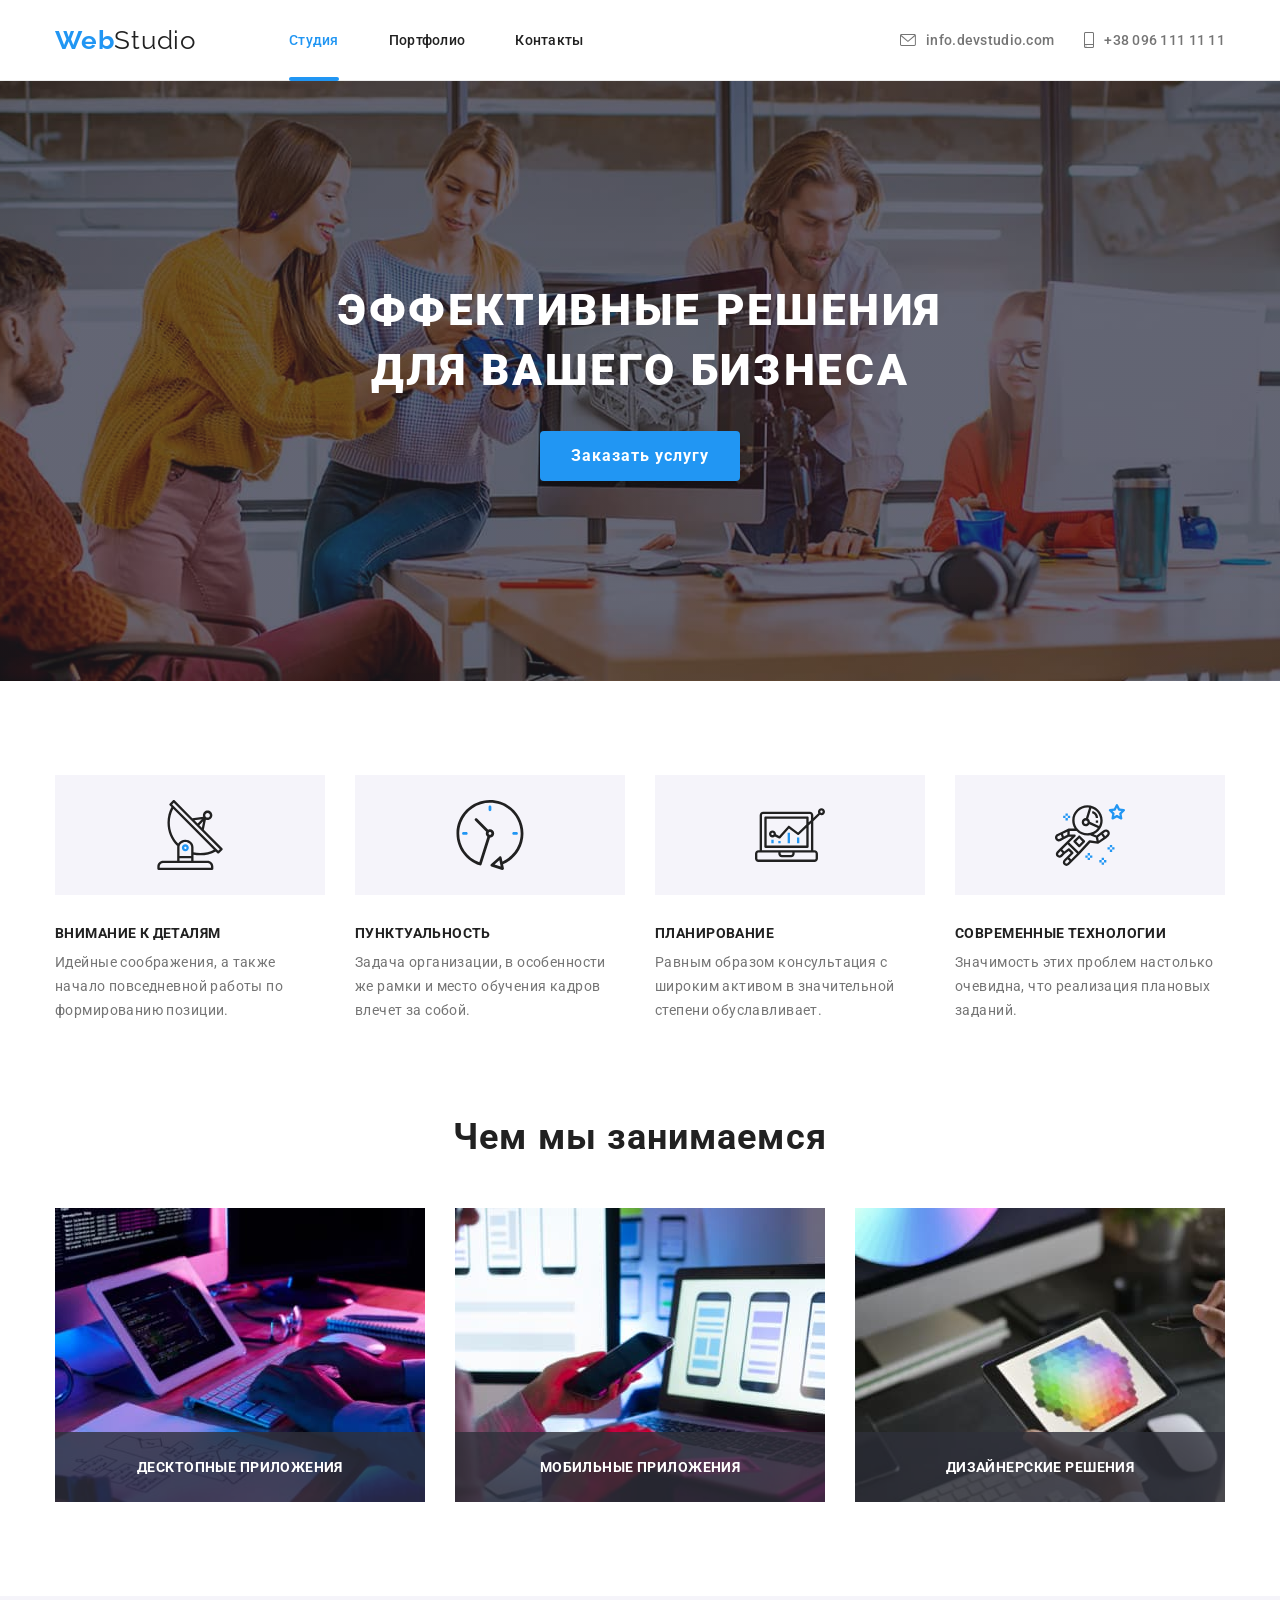
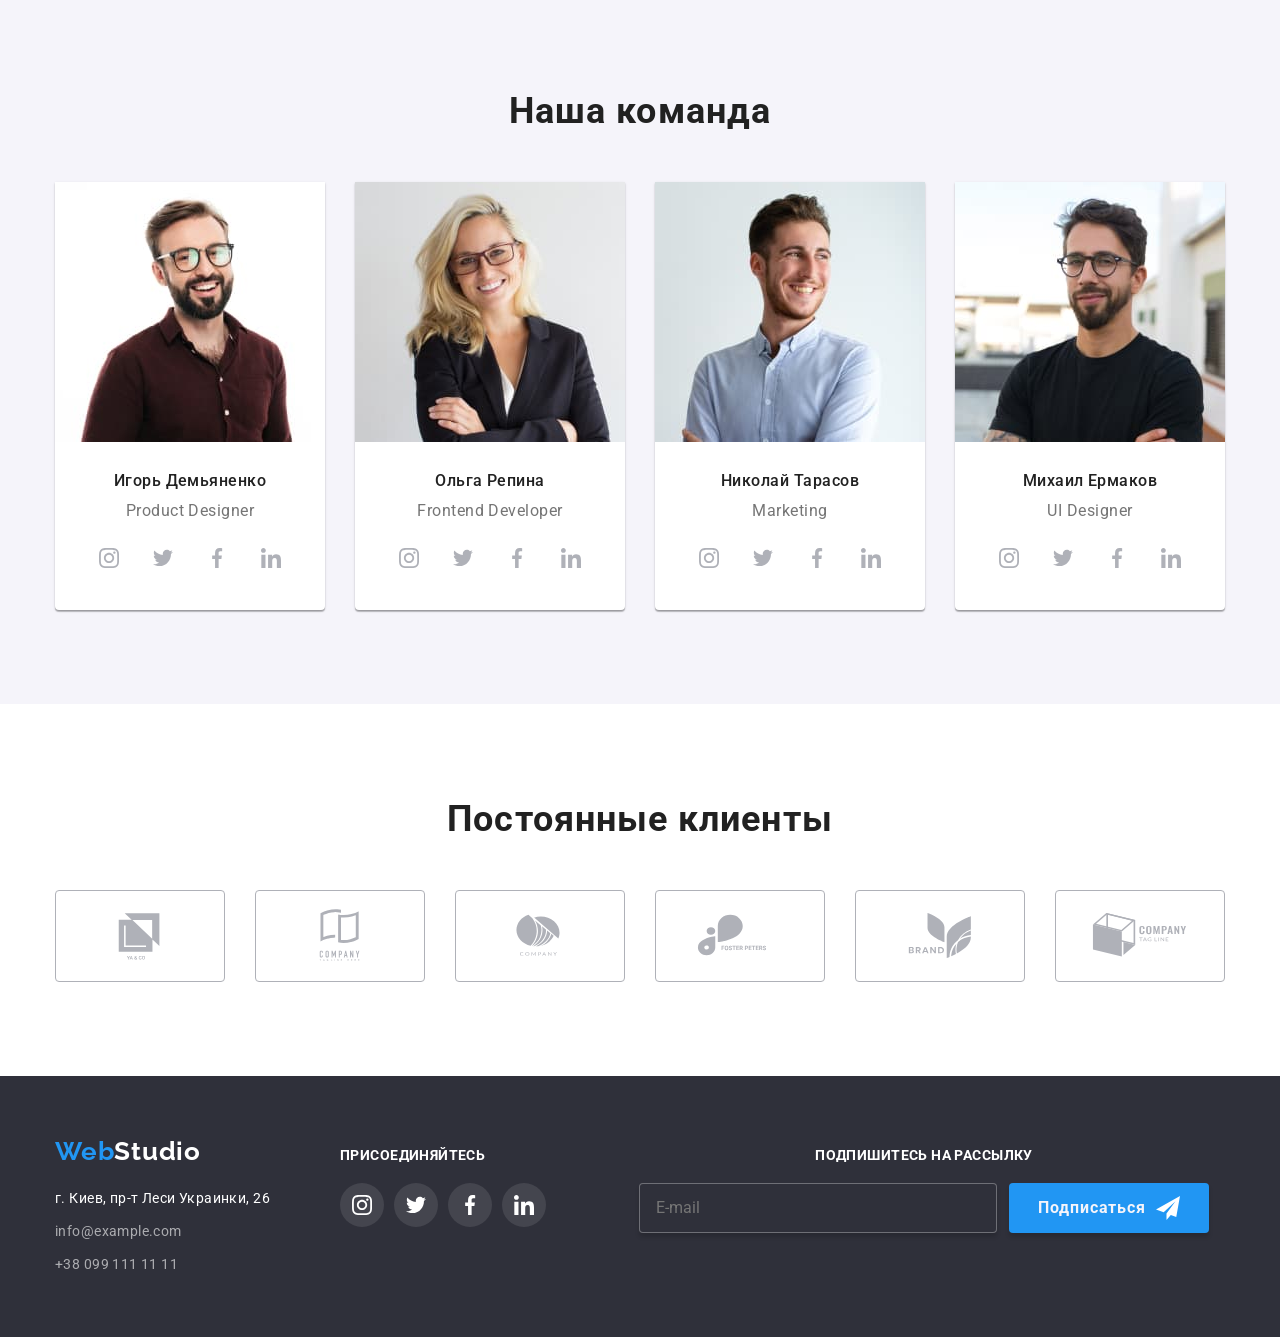
<file: index.html>
<!DOCTYPE html>
<html lang="ru">
<head>
    <meta charset="UTF-8">
    <meta http-equiv="X-UA-Compatible" content="IE=edge">
    <meta name="viewport" content="width=device-width, initial-scale=1.0">
    <link rel="preconnect" href="https://fonts.googleapis.com">
    <link rel="preconnect" href="https://fonts.gstatic.com" crossorigin>
    <link href="https://fonts.googleapis.com/css2?family=Raleway:wght@700&family=Roboto:wght@400;500;700;900&display=swap"
        rel="stylesheet">
    <link rel="stylesheet" href="https://cdnjs.cloudflare.com/ajax/libs/modern-normalize/1.1.0/modern-normalize.min.css"
        integrity="sha512-wpPYUAdjBVSE4KJnH1VR1HeZfpl1ub8YT/NKx4PuQ5NmX2tKuGu6U/JRp5y+Y8XG2tV+wKQpNHVUX03MfMFn9Q=="
        crossorigin="anonymous" referrerpolicy="no-referrer" />
    <link href="./css/main.css" rel="stylesheet">
    <title>Студия</title>
</head>

<body>
    <!--Шапка-->
<header class="header">
    <div class="container header__container">
    <nav class="header-nav">
        <a class="logo" href="index.html" ><span class="logo__part">Web</span>Studio</a>
    
    <ul class="site-nav">
        <li class="site-nav__item"><a href="index.html" class="site-nav__link site-nav__link--current">Студия</a></li>
        <li class="site-nav__item"><a href="portfolio.html" class="site-nav__link">Портфолио</a></li>
        <li class="site-nav__item"><a href="" class="site-nav__link">Контакты</a></li>
    </ul>
    </nav>
    <ul class="auth-nav">
        <li class="auth-nav__item">
        <a class="auth-nav__link" href="mailto:info.devstudio.com"><svg class="auth-nav__icon" width="16px" height="12px">
            <use href="./images/icons.svg#icon-envelope"></use>
        </svg><span>info.devstudio.com</span></a></li>
        <li class="auth-nav__item">
        <a class="auth-nav__link" href="tel:+380961111111"><svg class="auth-nav__icon" width="10px" height="16px">
        <use href="./images/icons.svg#icon-smartphone"></use></svg> <span>+38 096 111 11 11</span></a></li>
    </ul>
        
    <button type="button" class="menu-btn" data-menu-button>
            <svg width="40" height="40" role="img" aria-expanded="false" aria-controls="mobile-menu" aria-label="Переключатель мобильного меню">
                <use class="menu-btn__icon-menu" href="./images/icons.svg#icon-menu"></use>
                <use class="menu-btn__icon-close-mob" href="./images/icons.svg#icon-close"></use>
            </svg>
        </button>
    </div>
    
    <div class="mobile-menu" id="mobile-menu" data-menu> 
        <div class="container">
            <div class="mobile-menu-top">
    
        <ul class="mobile-nav">
            <li class="mobile-nav__item"><a href="index.html" class="mobile-nav__link mobile-nav__link--current" >Студия</a></li>
            <li class="mobile-nav__item"><a href="portfolio.html" class="mobile-nav__link">Портфолио</a></li>
            <li class="mobile-nav__item"><a href="" class="mobile-nav__link">Контакты</a></li>
        </ul>
        </div>
        <div class="mob-menu-bottom">
        
        <ul class="mobile-contacts">
            <li class="mobile-contacts__item">
                <a class="mobile-contacts__link" href="tel:+380961111111">+38 096 111 11 11</a>
            </li>
            <li class="mobile-contacts__item">
                <a class="mobile-contacts__link" href="mailto:info.devstudio.com">info.devstudio.com</a>
            </li>
            </ul>
            

        <ul class="mobile-socials">
                <li class="mobile-socials__item"><a class="mobile-socials__link" href="">Instagram</a></li>
                <li class="mobile-socials__item"><a class="mobile-socials__link" href="">Twitter</a></li>
                <li class="mobile-socials__item"><a class="mobile-socials__link" href="">Facebook</a></li>
                <li class="mobile-socials__item"><a class="mobile-socials__link" href="">Linkedin</a></li>
            </ul>
            </div>
            </div>
    </div>
</header>
    

   
    <!--Секция 1--> 
    <main>    
    <section class="hero">
        <div class="container">
            <h1 class="hero__title">Эффективные решения для вашего бизнеса</h1>
            <button type="button" class="hero__button button" data-modal-open >Заказать услугу</button>
            </div>
    </section>

    
    <!--Секция 2-->
    <section class="section">
        <div class="container">
        <h1 class="visually-hidden">Наши преимущества</h1>
        <ul class="features">
        <li class="features__item">
            <div class="features__box"><svg width="70px" height="70px"><use href="./images/icons.svg#icon-antenna"></use></svg></div>
            <h2 class="features__title">Внимание к деталям</h2>
            <p class="features__description">Идейные соображения, а также начало повседневной работы по формированию позиции.</p>
        </li>
        <li class="features__item">
            <div class="features__box"><svg width="70px" height="70px"><use href="./images/icons.svg#icon-clock"></use></svg></div>
            <h2 class="features__title">Пунктуальность</h2>
            <p class="features__description">Задача организации, в особенности же рамки и место обучения кадров влечет за собой.</p>
        </li>
        <li class="features__item">
            <div class="features__box"><svg width="70px" height="70px"><use href="./images/icons.svg#icon-diagram"></use></svg></div>
            <h2 class="features__title">Планирование</h2>
            <p class="features__description">Равным образом консультация с широким активом в значительной степени обуславливает.</p>
        </li>
        <li class="features__item">
            <div class="features__box"><svg width="70px" height="70px"><use href="./images/icons.svg#icon-astronaut"></use></svg></div>
            <h2 class="features__title">Современные технологии</h2>
            <p class="features__description">Значимость этих проблем настолько очевидна, что реализация плановых заданий.</p>
        </li>
    </ul>
    </div>
    </section>

    <!--Секция 3-->
    <section class="section section__work">
        <div class="container">
        <h2 class="section__title">Чем мы занимаемся</h2>
        <ul class="work">
        <li class="work__item">
        <picture>
                <source srcset="./images/work/work-1-1x.jpg 1x,
                           ./images/work/work-1-2x.jpg 2x
                            " media="(min-width: 1200px)" />
                <img class="team__img" src="./images/work/work-1-1x.jpg" alt="программирование">
        </picture> 
        <p class="work__text">Десктопные приложения</p>
        </li>
        <li class="work__item">
            <picture>
            <source srcset="./images/work/work-2-1x.jpg 1x,
                            ./images/work/work-2-2x.jpg 2x
                            " media="(min-width: 1200px)" />
            <img class="team__img" src="./images/work/work-2-1x.jpg" alt="дизайн и разработка приложений">
            </picture>
        <p class="work__text">Мобильные приложения</p>
        </li>
        <li class="work__item">
            <picture>
                <source srcset="./images/work/work-3-1x.jpg 1x,
                            ./images/work/work-3-2x.jpg 2x
                            " media="(min-width: 1200px)" />
                <img class="team__img" src="./images/work/work-3-1x.jpg" alt="веб-дизайн">
            </picture>
        <p class="work__text">Дизайнерские решения</p>
        </li>
        </ul>
        </div>
    </section>

    <!--Секция 4-->
    <section class="section section__other-background">
        <div class="container">
        <h2 class="section__title">Наша команда</h2>
        <ul class="team">
        <li class="team__item">
            <picture>
                <source
                srcset="./images/portrait/port-desk-1-1x.jpg 1x,
                ./images/portrait/port-desk-1-2x.jpg 2x
                "
                media="(min-width: 1200px)"
                />
                <source srcset="./images/portrait/port-tabl-1-1x.jpg 1x,
                                ./images/portrait/port-tabl-1-2x.jpg 2x
                                " media="(min-width: 768px)" />
                <source srcset="./images/portrait/port-mob-1x.jpg 1x,
                                ./images/portrait/port-mob-2x.jpg 2x
                                " media="(min-width: 320px)" />
             <img class="team__img" src="./images/portrait/port-mob-1x.jpg" alt="сотрудник 1">                
            </picture>
           
            
            <div class="team__block">
            <h3 class="team__title">Игорь Демьяненко</h3>
            <p class="team__description"> Product Designer</p>
            <ul class="socials">
        <li class="socials__item"><a class="socials__link team__socials" href=""><svg class="socials__icon" width="20px" height="20px">
            <use href="./images/icons.svg#icon-instagram"></use></svg></a></li>
        <li class="socials__item"><a class="socials__link team__socials" href=""><svg class="socials__icon" width="20px" height="20px">
            <use href="./images/icons.svg#icon-twitter"></use></svg></a></li>
        <li class="socials__item"><a class="socials__link team__socials" href=""><svg class="socials__icon" width="20px" height="20px">
            <use href="./images/icons.svg#icon-facebook"></use></svg></a></li>
        <li class="socials__item"><a class="socials__link team__socials" href=""><svg class="socials__icon" width="20px" height="20px">
            <use href="./images/icons.svg#icon-linkedin"></use></svg></a></li>
            </ul>
            </div>
        </li >

        <li class="team__item">
            <picture>
                <source srcset="./images/portrait/port-desk-2-1x.jpg 1x,
                            ./images/portrait/port-desk-2-2x.jpg 2x
                            " media="(min-width: 1200px)" />
                <source srcset="./images/portrait/port-tabl-2-1x.jpg 1x,
                                            ./images/portrait/port-tabl-2-2x.jpg 2x
                                            " media="(min-width: 768px)" />
                <source srcset="./images/portrait/port-mob-2-1x.jpg 1x,
                                            ./images/portrait/port-mob-2-2x.jpg 2x
                                            " media="(min-width: 320px)" />
            <img class="team__img" src="images/portrait/port-mob-2-1x.jpg" alt="сотрудник 2">
            </picture>
            
            <div class="team__block">
            <h3 class="team__title">Ольга Репина</h3>
            <p class="team__description">Frontend Developer</p>
            <ul class="socials">
            <li class="socials__item"><a class="socials__link team__socials" href=""><svg
                            class="socials__icon" width="20px" height="20px">
                            <use href="./images/icons.svg#icon-instagram"></use>
                        </svg></a></li>
            <li class="socials__item"><a class="socials__link team__socials" href=""><svg
                            class="socials__icon" width="20px" height="20px">
                            <use href="./images/icons.svg#icon-twitter"></use>
                        </svg></a></li>
            <li class="socials__item"><a class="socials__link team__socials" href=""><svg
                            class="socials__icon" width="20px" height="20px">
                            <use href="./images/icons.svg#icon-facebook"></use>
                        </svg></a></li>
            <li class="socials__item"><a class="socials__link team__socials" href=""><svg
                            class="socials__icon" width="20px" height="20px">
                            <use href="./images/icons.svg#icon-linkedin"></use>
                        </svg></a></li>
            </ul>
            </div>
        </li> 
        <li class="team__item">
            <picture>
                <source srcset="./images/portrait/port-desk-3-1x.jpg 1x,
                            ./images/portrait/port-desk-3-2x.jpg 2x
                            " media="(min-width: 1200px)" />
                <source srcset="./images/portrait/port-tabl-3-1x.jpg 1x,
                                            ./images/portrait/port-tabl-3-2x.jpg 2x
                                            " media="(min-width: 768px)" />
                <source srcset="./images/portrait/port-mob-3-1x.jpg 1x,
                                            ./images/portrait/port-mob-3-2x.jpg 2x
                                            " media="(min-width: 320px)" />
            <img class="team__img" src="/images/portrait/port-mob-3-1x.jpg" alt="сотрудник 3">
            </picture>

            
            <div class="team__block">
            <h3 class="team__title">Николай Тарасов</h3>
            <p class="team__description">Marketing</p>
            <ul class="socials">
                <li class="socials__item"><a class="socials__link team__socials" href=""><svg
                            class="socials__icon" width="20px" height="20px">
                            <use href="./images/icons.svg#icon-instagram"></use>
                        </svg></a></li>
                <li class="socials__item"><a class="socials__link team__socials" href=""><svg
                            class="socials__icon" width="20px" height="20px">
                            <use href="./images/icons.svg#icon-twitter"></use>
                        </svg></a></li>
                <li class="socials__item"><a class="socials__link team__socials" href=""><svg
                            class="socials__icon" width="20px" height="20px">
                            <use href="./images/icons.svg#icon-facebook"></use>
                        </svg></a></li>
                <li class="socials__item"><a class="socials__link team__socials" href=""><svg
                            class="socials__icon" width="20px" height="20px">
                            <use href="./images/icons.svg#icon-linkedin"></use>
                        </svg></a></li>
            </ul>
            </div>
        </li>
        <li class="team__item">
            <picture>
                <source srcset="./images/portrait/port-desk-4-1x.jpg 1x,
                            ./images/portrait/port-desk-4-2x.jpg 2x
                            " media="(min-width: 1200px)" />
                <source srcset="./images/portrait/port-tabl-4-1x.jpg 1x,
                                            ./images/portrait/port-tabl-4-2x.jpg 2x
                                            " media="(min-width: 768px)" />
                <source srcset="./images/portrait/port-mob-4-1x.jpg 1x,
                                            ./images/portrait/port-mob-4-2x.jpg 2x
                                            " media="(min-width: 320px)" />
             <img class="team__img" src="/images/portrait/port-mob-4-1x.jpg" alt="сотрудник 4">
            </picture>
           
            <div class="team__block">
            <h3 class="team__title">Михаил Ермаков</h3>
            <p class="team__description">UI Designer</p>
            <ul class="socials">
                <li class="socials__item"><a class="socials__link team__socials" href=""><svg
                            class="socials__icon" width="20px" height="20px">
                            <use href="./images/icons.svg#icon-instagram"></use>
                        </svg></a></li>
                <li class="socials__item"><a class="socials__link team__socials" href=""><svg
                            class="socials__icon" width="20px" height="20px">
                            <use href="./images/icons.svg#icon-twitter"></use>
                        </svg></a></li>
                <li class="socials__item"><a class="socials__link team__socials" href=""><svg
                            class="socials__icon" width="20px" height="20px">
                            <use href="./images/icons.svg#icon-facebook"></use>
                        </svg></a></li>
                <li class="socials__item"><a class="socials__link team__socials" href=""><svg
                            class="socials__icon" width="20px" height="20px">
                            <use href="./images/icons.svg#icon-linkedin"></use>
                        </svg></a></li>
            </ul>
            </div>
        </li>
        </ul>
        </div>
    </section>

    <section class="section">
        <div class="container">
            <h2 class="section__title">Постоянные клиенты</h2>
            <ul class="clients">
            <li class="clients__item">
                <a class="clients__link" href=""><svg class="clients__icon" width="106px" height="60px">
                <use href="./images/icons.svg#icon-Logo-1"></use></svg></a>
            </li>
            <li class="clients__item">
                <a class="clients__link" href=""><svg class="clients__icon" width="106px" height="60px">
                <use href="./images/icons.svg#icon-Logo-2"></use></svg></a>
            </li>
            <li class="clients__item">
                <a class="clients__link" href=""><svg class="clients__icon" width="106px" height="60px">
                <use href="./images/icons.svg#icon-Logo-3"></use></svg></a>
            </li>
            <li class="clients__item">
                <a class="clients__link" href=""><svg class="clients__icon" width="106px" height="60px">
                <use href="./images/icons.svg#icon-Logo-4"></use></svg></a>
            </li>
            <li class="clients__item">
                <a class="clients__link" href=""><svg class="clients__icon" width="106px" height="60px">
                <use href="./images/icons.svg#icon-Logo-5"></use></svg></a>
            </li>
            <li class="clients__item">
                <a class="clients__link" href=""><svg class="clients__icon" width="106px" height="60px">
                <use href="./images/icons.svg#icon-Logo-6"></use></svg></a>
            </li>
            </ul>
        </div>
        </section>
    </main>
    <!--Футер-->
<footer class="footer">
    <div class="container footer-container">
    <div class="footer__tablet">
    <div class="contacts">
    <a class="footer-logo" href="index.html"><span class="logo__part">Web</span>Studio</a>
    <address class="address">
        <ul class="address__list">
        <li class="address__item"><a class="address__main" href="https://goo.gl/maps/ChNRFax9xr31JzD28" target="_blank">г. Киев, пр-т Леси Украинки, 26</a></li>
        <li class="address__item"><a class="address__secondary" href="mailto:info@example.com">info@example.com</a></li>
        <li class="address__item"> <a class="address__thirdly" href="tel:+380991111111">+38 099 111 11 11</a></li>
        </ul>
    </address>
    </div>
    <div class="join">
    <h2 class="join__title">Присоединяйтесь</h2>
    <ul class="join__list">
        <li class="join__item"><a class="socials__link join__link " href=""><svg
                    class="join__icon" width="20px" height="20px">
                    <use href="./images/icons.svg#icon-instagram"></use>
                </svg></a></li>
        <li class="join__item"><a class="socials__link join__link " href=""><svg
                    class="join__icon" width="20px" height="20px">
                    <use href="./images/icons.svg#icon-twitter"></use>
                </svg></a></li>
        <li class="join__item"><a class="socials__link join__link " href=""><svg
                    class="join__icon" width="20px" height="20px">
                    <use href="./images/icons.svg#icon-facebook"></use>
                </svg></a></li>
        <li class="join__item"><a class="socials__link join__link " href=""><svg
                    class="join__icon" width="20px" height="20px">
                    <use href="./images/icons.svg#icon-linkedin"></use>
                </svg></a></li>
    </ul>
    </div>
    </div>
        <div class="email">
        <p class="email__title">Подпишитесь на рассылку</p>
        <form class="email__form">
        <label for="e-mail"></label>
        <input class="email__input" name="e-mail" type="email" placeholder="E-mail" id="e-mail">
        <button type="submit" class="email-button">Подписаться <svg class="email-button__icon" width="24px" height="24px">
                <use href="./images/icons.svg#icon-send"></use>
            </svg></button>
        </form>
    </div>
</div>
</footer>

<div class="backdrop is-hidden" data-modal>
    <div class="button-position">
    <div class="modal">
        <button class="modal-button" data-modal-close><svg class="modal__icon-close" width="18px" height="18px">
                <use href="./images/icons.svg#icon-close"></use>
            </svg></button>
        <form class="modal__form">
            <p class="modal__title">Оставьте свои данные, мы вам перезвоним</p>
        <div class="modal__field">
            <label class="modal__label" for="text">Имя</label>
            <input class="modal__input" type="text" name="name" id="text">
            <svg class="modal__icon" width="18px" height="18px">
                <use href="./images/icons.svg#icon-person"></use>
            </svg>
        </div>

        <div class="modal__field">
            <label class="modal__label" for="tel">Телефон</label>
            <input class="modal__input" type="tel" name="tel" id="tel">
            <svg class="modal__icon" width="18px" height="18px">
            <use href="./images/icons.svg#icon-phone"></use>
            </svg>
        </div>
            
        <div class="modal__field">
            <label class="modal__label" for="email">Почта</label>
            <input class="modal__input" type="email" name="email" id="email">
            <svg class="modal__icon" width="18px" height="18px">
            <use href="./images/icons.svg#icon-email"></use>
            </svg>
        </div>

        <div class="modal__field text__area">
            <label class="modal__label" for="commentaries">Комментарий</label>
            <textarea class="modal__textarea" name="commentaries" id="commentaries" placeholder="Введите текст"></textarea>
        </div>

        <div class="modal__checkbox">
           <label class="modal__checkbox-label" for="agree">
                <input class="modal__checkbox-input" type="checkbox" name="agree" value="agree" id="agree" />
                <span class="modal__check-icon"></span>
                <span class="modal__checkbox-text">Соглашаюсь с рассылкой и принимаю <a class="modal__checkbox-link" href="">Условия договора</a> </span>
            </label>
        </div>

            <div class="modal-send">
            <button type="submit" class="modal-send__button">Отправить</button>
            </div>
        </form>
    </div>
    </div>
</div>
    <script src="./js/modal.js"></script>
    <script src="./js/mobile-menu.js"></script>
</body>
</html>
</file>
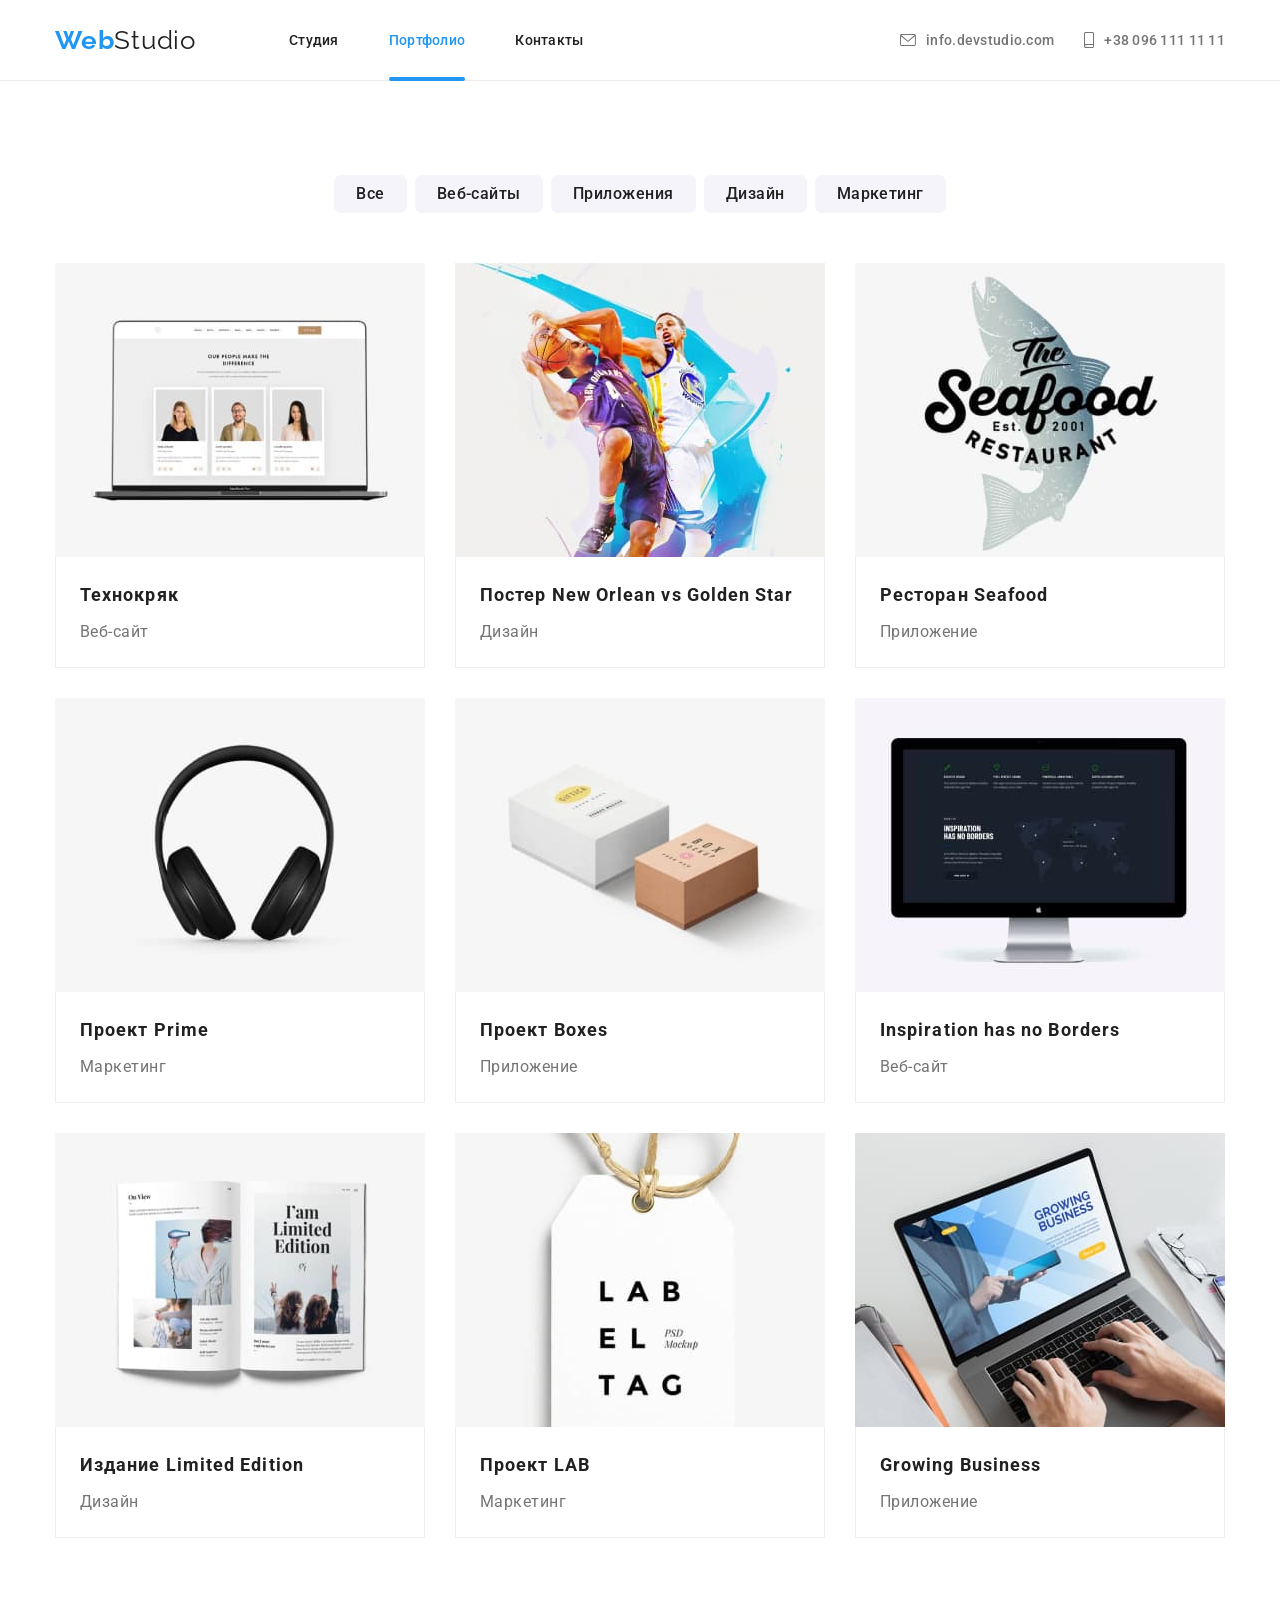
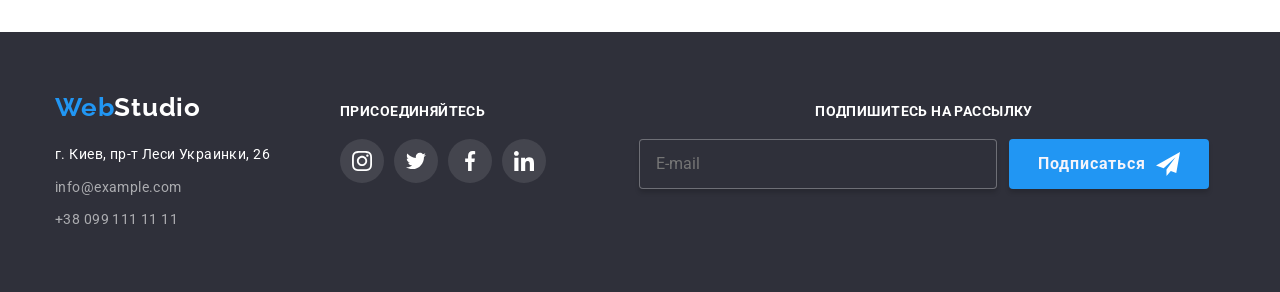
<file: portfolio.html>
<!DOCTYPE html>
<html lang="ru">
<head>
    <meta charset="UTF-8">
    <meta http-equiv="X-UA-Compatible" content="IE=edge">
    <meta name="viewport" content="width=device-width, initial-scale=1.0">
    <link rel="preconnect" href="https://fonts.googleapis.com">
    <link rel="preconnect" href="https://fonts.gstatic.com" crossorigin>
    <link
        href="https://fonts.googleapis.com/css2?family=Raleway:wght@700&family=Roboto:wght@400;500;700;900&display=swap"
        rel="stylesheet">
    <link rel="stylesheet" href="https://cdnjs.cloudflare.com/ajax/libs/modern-normalize/1.1.0/modern-normalize.min.css"
        integrity="sha512-wpPYUAdjBVSE4KJnH1VR1HeZfpl1ub8YT/NKx4PuQ5NmX2tKuGu6U/JRp5y+Y8XG2tV+wKQpNHVUX03MfMFn9Q=="
        crossorigin="anonymous" referrerpolicy="no-referrer" />
    <link href="./css/main.min.css" rel="stylesheet">
    <title>Портфолио</title>
</head>
<body>
<header class="header">
    <div class="container header__container">
        <nav class="header-nav">
            <a class="logo" href="index.html"><span class="logo__part">Web</span>Studio</a>

            <ul class="site-nav">
                <li class="site-nav__item"><a href="index.html"
                        class="site-nav__link">Студия</a></li>
                <li class="site-nav__item"><a href="portfolio.html" class="site-nav__link site-nav__link--current">Портфолио</a></li>
                <li class="site-nav__item"><a href="" class="site-nav__link">Контакты</a></li>
            </ul>
        </nav>
        <ul class="auth-nav">
            <li class="auth-nav__item">
                <a class="auth-nav__link" href="mailto:info.devstudio.com"><svg class="auth-nav__icon" width="16px"
                        height="12px">
                        <use href="./images/icons.svg#icon-envelope"></use>
                    </svg><span>info.devstudio.com</span></a>
            </li>
            <li class="auth-nav__item">
                <a class="auth-nav__link" href="tel:+380961111111"><svg class="auth-nav__icon" width="10px"
                        height="16px">
                        <use href="./images/icons.svg#icon-smartphone"></use>
                    </svg> <span>+38 096 111 11 11</span></a>
            </li>
        </ul>

        <button type="button" class="menu-btn" data-menu-button>
            <svg width="40" height="40" role="img" aria-expanded="false" aria-controls="mobile-menu"
                aria-label="Переключатель мобильного меню">
                <use class="menu-btn__icon-menu" href="./images/icons.svg#icon-menu"></use>
                <use class="menu-btn__icon-close-mob" href="./images/icons.svg#icon-close"></use>
            </svg>
        </button>
    </div>

    <div class="mobile-menu" id="mobile-menu" data-menu>
        <div class="container">
            <div class="mobile-menu-top">

                <ul class="mobile-nav">
                    <li class="mobile-nav__item"><a href="index.html"
                            class="mobile-nav__link">Студия</a></li>
                    <li class="mobile-nav__item"><a href="portfolio.html" class="mobile-nav__link mobile-nav__link--current">Портфолио</a></li>
                    <li class="mobile-nav__item"><a href="" class="mobile-nav__link">Контакты</a></li>
                </ul>
            </div>
            <div class="mob-menu-bottom">

                <ul class="mobile-contacts">
                    <li class="mobile-contacts__item">
                        <a class="mobile-contacts__link" href="tel:+380961111111">+38 096 111 11 11</a>
                    </li>
                    <li class="mobile-contacts__item">
                        <a class="mobile-contacts__link" href="mailto:info.devstudio.com">info.devstudio.com</a>
                    </li>
                </ul>


                <ul class="mobile-socials">
                    <li class="mobile-socials__item"><a class="mobile-socials__link" href="">Instagram</a></li>
                    <li class="mobile-socials__item"><a class="mobile-socials__link" href="">Twitter</a></li>
                    <li class="mobile-socials__item"><a class="mobile-socials__link" href="">Facebook</a></li>
                    <li class="mobile-socials__item"><a class="mobile-socials__link" href="">Linkedin</a></li>
                </ul>
            </div>
        </div>
    </div>
</header>
    
    <main>
    <!--Секция 1-->
    <section class="section block">
        <div class="container">
        <h1 class="visually-hidden">Проекты</h1>
        
        <ul class="filter">
            <li class="filter__item"><button type="button" class="filter__buttons">Все</button></li>
            <li class="filter__item"><button type="button" class="filter__buttons">Веб-сайты</button></li>
            <li class="filter__item"><button type="button" class="filter__buttons">Приложения</button></li>
            <li class="filter__item"><button type="button" class="filter__buttons">Дизайн</button></li>
            <li class="filter__item"><button type="button" class="filter__buttons">Маркетинг</button></li>
        </ul>

    
        <ul class="projects">
            <li class="projects__item">
                <a class="projects__link" href="">
                <div class="projects__block">
                <picture>
                    <source srcset="./images/projects/prj-desk-1-1x.jpg 1x,
                    ./images/projects/prj-desk-1-2x.jpg 2x
                    " media="(min-width: 1200px)" />
                    <source srcset="./images/projects/prj-tab-1-1x.jpg 1x,
                    ./images/projects/prj-tab-1-2x.jpg 2x
                    " media="(min-width: 768px)" />
                    <source srcset="./images/projects/prj-mob-1-1x.jpg 1x,
                    ./images/projects/prj-mob-1-2x.jpg 2x
                    " media="(min-width: 320px)" />
                    <img class="team__img" src="./images/projects/prj-mob-1-1x.jpg" alt="проект 1">
                </picture>
                <p class="projects__description">Технокряк это современная площадка распространения коронавируса. Компании используют эту платформу для цифрового
                шпионажа и атак на защищённые сервера конкурентов.</p>
                </div>
                <div class="projects__card">
                 <h2 class="projects__title">Технокряк</h2>
                 <p class="projects__text">Веб-сайт</p>
                 </div>
                </a>
            </li>
            <li class="projects__item">
                <a class="projects__link" href="">
                <div class="projects__block">
                <picture>
                    <source srcset="./images/projects/prj-desk-2-1x.jpg 1x,
                                    ./images/projects/prj-desk-2-2x.jpg 2x
                                    " media="(min-width: 1200px)" />
                    <source srcset="./images/projects/prj-tab-2-1x.jpg 1x,
                                    ./images/projects/prj-tab-2-2x.jpg 2x
                                    " media="(min-width: 768px)" />
                    <source srcset="./images/projects/prj-mob-2-1x.jpg 1x,
                                    ./images/projects/prj-mob-2-2x.jpg 2x
                                    " media="(min-width: 320px)" />
                    <img class="team__img" src="./images/projects/prj-mob-2-1x.jpg" alt="проект 2">
                </picture>
                <p class="projects__description">Технокряк это современная площадка распространения коронавируса. Компании используют эту
                    платформу для цифрового
                    шпионажа и атак на защищённые сервера конкурентов.</p>
                </div>
                <div class="projects__card">
                <h2 class="projects__title">Постер New Orlean vs Golden Star</h2>
                <p class="projects__text">Дизайн</p>
                </div>
                </a>
            </li>
            <li class="projects__item">
                <a class="projects__link" href="">
                <div class="projects__block">
                <picture>
                    <source srcset="./images/projects/prj-desk-3-1x.jpg 1x,
                                    ./images/projects/prj-desk-3-2x.jpg 2x
                                    " media="(min-width: 1200px)" />
                    <source srcset="./images/projects/prj-tab-3-1x.jpg 1x,
                                    ./images/projects/prj-tab-3-2x.jpg 2x
                                    " media="(min-width: 768px)" />
                    <source srcset="./images/projects/prj-mob-3-1x.jpg 1x,
                                    ./images/projects/prj-mob-3-2x.jpg 2x
                                    " media="(min-width: 320px)" />
                    <img class="team__img" src="./images/projects/prj-mob-3-1x.jpg" alt="проект 3">
                </picture>
                <p class="projects__description">Технокряк это современная площадка распространения коронавируса. Компании используют эту
                    платформу для цифрового
                    шпионажа и атак на защищённые сервера конкурентов.</p>
                </div>
                <div class="projects__card">
                <h2 class="projects__title">Ресторан Seafood</h2>
                <p class="projects__text">Приложение</p>
                </div>
                </a>
            </li>
            <li class="projects__item">
                <a class="projects__link" href="">
                <div class="projects__block">
                <picture>
                    <source srcset="./images/projects/prj-desk-4-1x.jpg 1x,
                                    ./images/projects/prj-desk-4-2x.jpg 2x
                                    " media="(min-width: 1200px)" />
                    <source srcset="./images/projects/prj-tab-4-1x.jpg 1x,
                                    ./images/projects/prj-tab-4-2x.jpg 2x
                                    " media="(min-width: 768px)" />
                    <source srcset="./images/projects/prj-mob-4-1x.jpg 1x,
                                    ./images/projects/prj-mob-4-2x.jpg 2x
                                    " media="(min-width: 320px)" />
                    <img class="team__img" src="./images/projects/prj-mob-4-1x.jpg" alt="проект 4">
                </picture>
            
                <p class="projects__description">Технокряк это современная площадка распространения коронавируса. Компании используют эту
                    платформу для цифрового
                    шпионажа и атак на защищённые сервера конкурентов.</p>
                </div>
                <div class="projects__card">
                <h2 class="projects__title">Проект Prime</h2>
                <p class="projects__text">Маркетинг</p>
                </div>
                </a>
            </li>
            <li class="projects__item">
                <a class="projects__link" href="">
                <div class="projects__block">
                    <picture>
                        <source srcset="./images/projects/prj-desk-5-1x.jpg 1x,
                                        ./images/projects/prj-desk-5-2x.jpg 2x
                                        " media="(min-width: 1200px)" />
                        <source srcset="./images/projects/prj-tab-5-1x.jpg 1x,
                                        ./images/projects/prj-tab-5-2x.jpg 2x
                                        " media="(min-width: 768px)" />
                        <source srcset="./images/projects/prj-mob-5-1x.jpg 1x,
                                        ./images/projects/prj-mob-5-2x.jpg 2x
                                        " media="(min-width: 320px)" />
                        <img class="team__img" src="./images/projects/prj-mob-5-1x.jpg" alt="проект 5">
                    </picture>
                <p class="projects__description">Технокряк это современная площадка распространения коронавируса. Компании используют эту
                    платформу для цифрового
                    шпионажа и атак на защищённые сервера конкурентов.</p>
                </div>
                <div class="projects__card">
                <h2 class="projects__title">Проект Boxes</h2>
                <p class="projects__text">Приложение</p>
                </div>
                </a>
            </li>
            <li class="projects__item">
                <a class="projects__link" href="">
                <div class="projects__block">
                <picture>
                    <source srcset="./images/projects/prj-desk-6-1x.jpg 1x,
                                    ./images/projects/prj-desk-6-2x.jpg 2x
                                    " media="(min-width: 1200px)" />
                    <source srcset="./images/projects/prj-tab-6-1x.jpg 1x,
                                    ./images/projects/prj-tab-6-2x.jpg 2x
                                    " media="(min-width: 768px)" />
                    <source srcset="./images/projects/prj-mob-6-1x.jpg 1x,
                                    ./images/projects/prj-mob-6-2x.jpg 2x
                                    " media="(min-width: 320px)" />
                    <img class="team__img" src="./images/projects/prj-mob-6-1x.jpg" alt="проект 6">
                </picture>
                <p class="projects__description">Технокряк это современная площадка распространения коронавируса. Компании используют эту
                    платформу для цифрового
                    шпионажа и атак на защищённые сервера конкурентов.</p>
                </div>
                <div class="projects__card">
                <h2 class="projects__title">Inspiration has no Borders</h2>
                <p class="projects__text">Веб-сайт</p>
                </div>
                </a>
            </li>
            <li class="projects__item">
                <a class="projects__link" href="">
                <div class="projects__block">
                <picture>
                    <source srcset="./images/projects/prj-desk-7-1x.jpg 1x,
                                    ./images/projects/prj-desk-7-2x.jpg 2x
                                    " media="(min-width: 1200px)" />
                    <source srcset="./images/projects/prj-tab-7-1x.jpg 1x,
                                    ./images/projects/prj-tab-7-2x.jpg 2x
                                    " media="(min-width: 768px)" />
                    <source srcset="./images/projects/prj-mob-7-1x.jpg 1x,
                                    ./images/projects/prj-mob-7-2x.jpg 2x
                                    " media="(min-width: 320px)" />
                    <img class="team__img" src="./images/projects/prj-mob-7-1x.jpg" alt="проект 7">
                </picture>
                <p class="projects__description">Технокряк это современная площадка распространения коронавируса. Компании используют эту
                    платформу для цифрового
                    шпионажа и атак на защищённые сервера конкурентов.</p>
                </div>
                <div class="projects__card">
                <h2 class="projects__title">Издание Limited Edition</h2>
                <p class="projects__text">Дизайн</p>
                </div>
                </a>
            </li>
            <li class="projects__item">
                <a class="projects__link" href="">
                <div class="projects__block">
                <picture>
                    <source srcset="./images/projects/prj-desk-8-1x.jpg 1x,
                                    ./images/projects/prj-desk-8-2x.jpg 2x
                                    " media="(min-width: 1200px)" />
                    <source srcset="./images/projects/prj-tab-8-1x.jpg 1x,
                                    ./images/projects/prj-tab-8-2x.jpg 2x
                                    " media="(min-width: 768px)" />
                    <source srcset="./images/projects/prj-mob-8-1x.jpg 1x,
                                    ./images/projects/prj-mob-8-2x.jpg 2x
                                    " media="(min-width: 320px)" />
                    <img class="team__img" src="./images/projects/prj-mob-8-1x.jpg" alt="проект 8">
                </picture>
                <p class="projects__description">Технокряк это современная площадка распространения коронавируса. Компании используют эту
                    платформу для цифрового
                    шпионажа и атак на защищённые сервера конкурентов.</p>
                </div>
                <div class="projects__card">
                <h2 class="projects__title">Проект LAB</h2>
                <p class="projects__text">Маркетинг</p>
                </div>
                </a>
            </li>
            <li class="projects__item">
                <a class="projects__link" href="">
                <div class="projects__block">
                <picture>
                    <source srcset="./images/projects/prj-desk-9-1x.jpg 1x,
                                    ./images/projects/prj-desk-9-2x.jpg 2x
                                    " media="(min-width: 1200px)" />
                    <source srcset="./images/projects/prj-tab-9-1x.jpg 1x,
                                    ./images/projects/prj-tab-9-2x.jpg 2x
                                    " media="(min-width: 768px)" />
                    <source srcset="./images/projects/prj-mob-9-1x.jpg 1x,
                                    ./images/projects/prj-mob-9-2x.jpg 2x
                                    " media="(min-width: 320px)" />
                    <img class="team__img" src="./images/projects/prj-mob-9-1x.jpg" alt="проект 9">
                </picture>
                <p class="projects__description">Технокряк это современная площадка распространения коронавируса. Компании используют эту
                    платформу для цифрового
                    шпионажа и атак на защищённые сервера конкурентов.</p>
                </div>
                <div class="projects__card">
                <h2 class="projects__title">Growing Business</h2>
                <p class="projects__text">Приложение</p>
                </div>
                </a>
            </li>
        </ul>
        </div>
    </section>
    </main>
<!--Футер-->
<footer class="footer">
    <div class="container footer-container">
        <div class="footer__tablet">
            <div class="contacts">
                <a class="footer-logo" href="index.html"><span class="logo__part">Web</span>Studio</a>
                <address class="address">
                    <ul class="address__list">
                        <li class="address__item"><a class="address__main" href="https://goo.gl/maps/ChNRFax9xr31JzD28"
                                target="_blank">г. Киев, пр-т Леси Украинки, 26</a></li>
                        <li class="address__item"><a class="address__secondary"
                                href="mailto:info@example.com">info@example.com</a></li>
                        <li class="address__item"> <a class="address__thirdly" href="tel:+380991111111">+38 099 111 11
                                11</a></li>
                    </ul>
                </address>
            </div>
            <div class="join">
                <h2 class="join__title">Присоединяйтесь</h2>
                <ul class="join__list">
                    <li class="join__item"><a class="socials__link join__link " href=""><svg class="join__icon"
                                width="20px" height="20px">
                                <use href="./images/icons.svg#icon-instagram"></use>
                            </svg></a></li>
                    <li class="join__item"><a class="socials__link join__link " href=""><svg class="join__icon"
                                width="20px" height="20px">
                                <use href="./images/icons.svg#icon-twitter"></use>
                            </svg></a></li>
                    <li class="join__item"><a class="socials__link join__link " href=""><svg class="join__icon"
                                width="20px" height="20px">
                                <use href="./images/icons.svg#icon-facebook"></use>
                            </svg></a></li>
                    <li class="join__item"><a class="socials__link join__link " href=""><svg class="join__icon"
                                width="20px" height="20px">
                                <use href="./images/icons.svg#icon-linkedin"></use>
                            </svg></a></li>
                </ul>
            </div>
        </div>
        <div class="email">
            <p class="email__title">Подпишитесь на рассылку</p>
            <form class="email__form">
                <label for="e-mail"></label>
                <input class="email__input" name="e-mail" type="email" placeholder="E-mail" id="e-mail">
                <button type="submit" class="email-button">Подписаться <svg class="email-button__icon" width="24px"
                        height="24px">
                        <use href="./images/icons.svg#icon-send"></use>
                    </svg></button>
            </form>
        </div>
    </div>
</footer>
<script src="./js/mobile-menu.js"></script>
</body>
</html>
</file>
<file: css/main.css>
p,
h1,
h2,
h3,
h4,
h5,
h6 {
  margin: 0;
}

ul {
  margin: 0;
  padding: 0;
  list-style: none;
}

.block {
  display: block;
}

:root {
  --primary-text-color: rgba(33, 33, 33, 1);
  --secondary-text-color: rgba(117, 117, 117, 1);
  --accent-color: rgba(33, 150, 243, 1);
  --primary-white-color: rgba(255, 255, 255, 1);
  --footer-color: rgba(47, 48, 58, 1);
  --secondary-bgc: #f5f4fa;
}

img {
  display: block;
  max-width: 100%;
}

body {
  background-color: var(--primary-white-color);
  color: var(--primary-text-color);
  font-family: Roboto, sans-serif;
}

button {
  cursor: pointer;
}

.visually-hidden {
  position: absolute;
  clip: rect(0 0 0 0);
  width: 1px;
  height: 1px;
  margin: -1px;
}

.container {
  padding-left: 15px;
  padding-right: 15px;
  margin-left: auto;
  margin-right: auto;
}

@media screen and (min-width: 480px) {
  .container {
    width: 480px;
  }
}

@media screen and (min-width: 768px) {
  .container {
    width: 768px;
  }
}

@media screen and (min-width: 1200px) {
  .container {
    width: 1200px;
  }
}

.header {
  border-bottom: 1px solid #ececec;
}

.header__container {
  display: flex;
  align-items: center;
}

@media screen and (min-width: 768px) {
  .header__container {
    height: 80px;
  }
}

.logo {
  color: var(--primary-text-color);
  text-decoration: none;
  font-family: Raleway, sans-serif;
  font-size: 26px;
  line-height: 1.19;
  letter-spacing: 0.03em;
}

.header-nav {
  display: flex;
  align-items: center;
}

.site-nav__link {
  display: block;
  position: relative;
  padding-top: 32px;
  padding-bottom: 32px;
  text-decoration: none;
  color: var(--primary-text-color);
  font-weight: 500;
  font-size: 14px;
  line-height: calc(16 / 14);
  letter-spacing: 0.02em;
  transition: color 250ms cubic-bezier(0.4, 0, 0.2, 1);
}

.site-nav__link:hover, .site-nav__link:focus {
  color: var(--accent-color);
}

.site-nav__link--current {
  color: var(--accent-color);
}

.site-nav__link--current::after {
  content: "";
  position: absolute;
  display: block;
  width: 100%;
  height: 4px;
  bottom: -1px;
  background: #2196f3;
  border-radius: 2px;
}

.site-nav {
  display: none;
}

@media screen and (min-width: 768px) {
  .site-nav {
    display: flex;
    margin-left: 88px;
  }
}

@media screen and (min-width: 1200px) {
  .site-nav {
    display: flex;
    margin-left: 93px;
  }
}

.site-nav__item:not(:last-child) {
  margin-right: 50px;
}

.auth-nav {
  display: none;
}

@media screen and (min-width: 768px) {
  .auth-nav {
    margin-left: 84px;
    display: flex;
    flex-wrap: wrap;
  }
}

@media screen and (min-width: 1200px) {
  .auth-nav {
    display: flex;
    margin-left: auto;
  }
}

@media screen and (min-width: 768px) {
  .auth-nav__item:not(:last-child):not(:last-child) {
    margin-bottom: 10px;
  }
}

@media screen and (min-width: 1200px) {
  .auth-nav__item:not(:last-child) {
    margin-right: 30px;
  }
}

@media screen and (min-width: 1200px) {
  .auth-nav__item:not(:last-child):not(:last-child) {
    margin-bottom: 0;
  }
}

@media screen and (min-width: 768px) {
  .auth-nav__link {
    display: flex;
    justify-content: center;
    align-items: center;
    text-decoration: none;
    color: var(--secondary-text-color);
    font-weight: 500;
    font-size: 14px;
    line-height: calc(16 / 14);
  }
}

@media screen and (min-width: 1200px) {
  .auth-nav__link {
    display: flex;
    justify-content: center;
    align-items: center;
    padding-top: 32px;
    padding-bottom: 32px;
    text-decoration: none;
    color: var(--secondary-text-color);
    font-weight: 500;
    font-size: 14px;
    line-height: calc(16 / 14);
    letter-spacing: 0.02em;
    transition: color 250ms cubic-bezier(0.4, 0, 0.2, 1);
  }
  .auth-nav__link:hover, .auth-nav__link:focus {
    color: var(--accent-color);
  }
}

.auth-nav__icon {
  margin-right: 10px;
  fill: currentColor;
}

@media screen and (max-width: 767px) {
  .mobile-menu {
    position: fixed;
    z-index: 1;
    background-color: #ffffff;
    width: 100%;
    height: 100%;
    top: 0;
    left: 0;
    padding-top: 48px;
    padding-left: 40px;
    padding-bottom: 48px;
    transform: translateX(100%);
    transition: transform 250ms linear;
  }
  .mobile-menu.is-open {
    transform: translateX(0);
  }
  .mobile-menu .container {
    height: 100%;
    display: flex;
    flex-direction: column;
    justify-content: space-between;
  }
}

@media screen and (min-width: 768px) {
  .mobile-menu {
    display: none;
  }
}

.menu-btn {
  display: inline-flex;
  margin-left: auto;
  padding: 0;
  border: none;
  background-color: transparent;
  z-index: 3;
}

@media screen and (min-width: 768px) {
  .menu-btn {
    display: none;
  }
}

.menu-btn .menu-btn__icon-close-mob {
  display: none;
}

.menu-btn.is-open .menu-btn__icon-close-mob {
  display: block;
}

.menu-btn.is-open .menu-btn__icon-menu {
  display: none;
}

.menu-btn .menu-btn__icon-menu {
  width: 24px;
  height: 16px;
  transition: fill 250ms cubic-bezier(0.4, 0, 0.2, 1);
}

.menu-btn .menu-btn__icon-menu:hover,
.menu-btn .menu-btn__icon-menu :focus {
  fill: var(--accent-color);
}

.menu-btn .menu-btn__icon-close-mob {
  width: 19px;
  height: 19px;
  position: absolute;
  top: 10px;
  right: 15px;
  transition: fill 250ms cubic-bezier(0.4, 0, 0.2, 1);
}

.menu-btn .menu-btn__icon-close-mob:hover,
.menu-btn .menu-btn__icon-close-mob :focus {
  fill: var(--accent-color);
}

.mobile-nav__item:not(:last-child) {
  margin-bottom: 32px;
}

.mobile-nav__link {
  text-decoration: none;
  font-weight: 500;
  font-size: 40px;
  line-height: calc(47 / 40);
  letter-spacing: 0.02em;
  color: #212121;
  transition: color 250ms cubic-bezier(0.4, 0, 0.2, 1);
}

.mobile-nav__link:hover, .mobile-nav__link:focus {
  color: var(--accent-color);
}

.mobile-nav__link--current {
  color: var(--accent-color);
}

.mobile-contacts__item {
  margin-bottom: 64px;
}

.mobile-contacts__item:not(:last-child) {
  margin-bottom: 32px;
}

.mobile-contacts__link {
  font-weight: 500;
  text-decoration: none;
  color: #757575;
  font-size: 34px;
  line-height: calc(40 / 34);
  letter-spacing: 0.02em;
  transition: color 250ms cubic-bezier(0.4, 0, 0.2, 1);
}

.mobile-contacts__link:hover, .mobile-contacts__link:focus {
  color: var(--accent-color);
}

.mobile-contacts__link:active {
  color: var(--accent-color);
}

.mobile-socials {
  display: flex;
  font-weight: 500;
  font-size: 18px;
  line-height: 1.22;
  letter-spacing: 0.02em;
  color: #2196f3;
}

.mobile-socials__item:not(:last-child)::after {
  content: "";
  margin-right: 10px;
  margin-left: 10px;
  width: 22px;
  border: 1px solid rgba(33, 33, 33, 0.2);
  transform: rotate(90deg);
}

.mobile-socials__link {
  text-decoration: none;
  color: var(--accent-color);
}

.logo__part {
  text-decoration: none;
  font-family: "Raleway", sans-serif;
  font-weight: bold;
  font-size: 26px;
  line-height: calc(31 / 26);
  letter-spacing: 0.03em;
  color: var(--accent-color);
}

.section {
  padding-top: 60px;
  padding-bottom: 60px;
}

@media screen and (min-width: 1200px) {
  .section {
    padding-top: 94px;
    padding-bottom: 94px;
  }
}

.section__title {
  font-weight: 700;
  font-size: 28px;
  line-height: calc(33 / 28);
  text-align: center;
  letter-spacing: 0.03em;
  margin-bottom: 30px;
}

@media screen and (min-width: 1200px) {
  .section__title {
    font-size: 36px;
    line-height: calc(42 / 36);
    margin-bottom: 50px;
  }
}

.hero {
  margin-right: auto;
  margin-left: auto;
  padding: 118px 0;
  background-color: var(--footer-color);
  background-image: linear-gradient(rgba(47, 48, 58, 0.4), rgba(47, 48, 58, 0.4)), url(../images/hero-480-1x.jpg);
  background-repeat: no-repeat;
  background-position: center;
  background-size: cover;
  text-align: center;
}

@media (min-device-pixel-ratio: 2), (min-resolution: 192dpi), (min-resolution: 2dppx) {
  .hero {
    background-image: linear-gradient(rgba(47, 48, 58, 0.4), rgba(47, 48, 58, 0.4)), url(../images/hero-480-2x.jpg);
  }
}

@media screen and (min-width: 768px) {
  .hero {
    background-image: linear-gradient(rgba(47, 48, 58, 0.4), rgba(47, 48, 58, 0.4)), url(../images/hero-768-1x.jpg);
  }
}

@media screen and (min-width: 768px) and (min-device-pixel-ratio: 2), screen and (min-width: 768px) and (min-resolution: 192dpi), screen and (min-width: 768px) and (min-resolution: 2dppx) {
  .hero {
    background-image: linear-gradient(rgba(47, 48, 58, 0.4), rgba(47, 48, 58, 0.4)), url(../images/hero-768-2x.jpg);
  }
}

@media screen and (min-width: 1200px) {
  .hero {
    padding: 200px 0;
    max-width: 1600px;
    background-image: linear-gradient(rgba(47, 48, 58, 0.4), rgba(47, 48, 58, 0.4)), url(../images/hero-1600-1x.jpg);
  }
}

@media screen and (min-width: 1200px) and (min-device-pixel-ratio: 2), screen and (min-width: 1200px) and (min-resolution: 192dpi), screen and (min-width: 1200px) and (min-resolution: 2dppx) {
  .hero {
    background-image: linear-gradient(rgba(47, 48, 58, 0.4), rgba(47, 48, 58, 0.4)), url(../images/hero-1600-2x.jpg);
  }
}

.hero__title {
  width: 360px;
  margin-left: auto;
  margin-right: auto;
  color: var(--primary-white-color);
  font-weight: 900;
  font-size: 26px;
  line-height: 1.62;
  text-align: center;
  letter-spacing: 0.06em;
  text-transform: uppercase;
  margin-bottom: 30px;
}

@media screen and (min-width: 1200px) {
  .hero__title {
    width: 696px;
    font-size: 44px;
    line-height: 1.36;
  }
}

.hero__button {
  color: var(--primary-white-color);
  background-color: #2196f3;
  font-weight: 700;
  font-size: 16px;
  line-height: 1.87;
  letter-spacing: 0.06em;
  width: 200px;
  height: 50px;
  box-shadow: 0px 4px 4px rgba(0, 0, 0, 0.15);
  border: transparent;
  border-radius: 4px;
  transition: background-color 250ms cubic-bezier(0.4, 0, 0.2, 1);
}

.hero__button:hover, .hero__button:focus {
  background-color: #188ce8;
}

@media screen and (min-width: 768px) {
  .features {
    display: flex;
    flex-wrap: wrap;
    margin: -15px;
  }
}

@media screen and (min-width: 768px) {
  .features__item {
    margin: 15px;
    flex-basis: calc((100% - 60px) / 2);
  }
}

@media screen and (min-width: 1200px) {
  .features__item {
    flex-basis: calc((100% - 120px) / 4);
  }
}

@media screen and (max-width: 767px) {
  .features__item:not(:last-child) {
    margin-bottom: 30px;
  }
}

.features__box {
  display: flex;
  justify-content: center;
  align-items: center;
  height: 120px;
  background-color: #f5f4fa;
  margin-bottom: 30px;
}

.features__title {
  font-weight: 700;
  font-size: 14px;
  line-height: calc(16 / 14);
  letter-spacing: 0.03em;
  text-transform: uppercase;
  margin-bottom: 10px;
}

@media screen and (max-width: 767px) {
  .features__title {
    text-align: center;
  }
}

.features__description {
  color: var(--secondary-text-color);
  font-size: 14px;
  line-height: 1.71;
  letter-spacing: 0.03em;
}

.section__work {
  padding-top: 0;
}

@media screen and (max-width: 1199px) {
  .section__work {
    display: none;
  }
}

.work {
  display: flex;
}

.work__item {
  position: relative;
}

.work__item:not(:last-child) {
  margin-right: 30px;
}

.work__text {
  position: absolute;
  width: 100%;
  height: 70px;
  bottom: 0;
  display: flex;
  justify-content: center;
  align-items: center;
  font-weight: bold;
  font-size: 14px;
  line-height: 16px;
  letter-spacing: 0.03em;
  text-transform: uppercase;
  color: #ffffff;
  background: rgba(47, 48, 58, 0.8);
}

@media screen and (min-width: 768px) {
  .team {
    display: flex;
    flex-wrap: wrap;
    margin: -15px;
  }
}

.team__item {
  background-color: #ffffff;
  box-shadow: 0px 1px 3px rgba(0, 0, 0, 0.12), 0px 1px 1px rgba(0, 0, 0, 0.14), 0px 2px 1px rgba(0, 0, 0, 0.2);
  border-radius: 0px 0px 4px 4px;
}

@media screen and (min-width: 768px) {
  .team__item {
    margin: 15px;
    flex-basis: calc((100% - 60px) / 2);
  }
}

@media screen and (min-width: 1200px) {
  .team__item {
    flex-basis: calc((100% - 120px) / 4);
  }
}

@media screen and (max-width: 767px) {
  .team__item:not(:last-child) {
    margin-bottom: 30px;
  }
}

.section__other-background {
  background-color: #f5f4fa;
}

.team__block {
  padding: 30px 0;
}

.team__title {
  font-weight: 500;
  font-size: 16px;
  line-height: 19 / 16;
  text-align: center;
  letter-spacing: 0.03em;
  color: var(--primary-text-color);
  margin-bottom: 10px;
}

.team__description {
  font-weight: normal;
  font-size: 16px;
  line-height: calc(19 / 16);
  text-align: center;
  letter-spacing: 0.03em;
  color: #757575;
  margin-bottom: 16px;
}

.team__socials {
  background-color: white;
  color: #afb1b8;
}

.socials__item:not(:last-child) {
  margin-right: 10px;
}

.socials {
  display: flex;
  justify-content: center;
}

.socials__link {
  width: 44px;
  height: 44px;
  display: flex;
  justify-content: center;
  align-items: center;
  transition: background-color 250ms cubic-bezier(0.4, 0, 0.2, 1), color 250ms cubic-bezier(0.4, 0, 0.2, 1), border-radius 250ms cubic-bezier(0.4, 0, 0.2, 1);
}

.socials__link:hover, .socials__link:focus {
  background-color: #2196f3;
  color: white;
  border-radius: 50%;
}

.socials__icon {
  fill: currentColor;
}

.clients {
  display: flex;
  flex-wrap: wrap;
  margin: -15px;
}

.clients__item {
  height: 92px;
  margin: 15px;
  flex-basis: calc((100% - 60px) / 2);
}

@media screen and (min-width: 768px) {
  .clients__item {
    flex-basis: calc((100% - 90px) / 3);
  }
}

@media screen and (min-width: 1200px) {
  .clients__item {
    flex-basis: calc((100% - 180px) / 6);
  }
}

@media screen and (max-width: 767px) {
  .clients__item:not(:last-child) {
    margin-bottom: 15px;
  }
}

.clients__link {
  display: flex;
  justify-content: center;
  align-items: center;
  height: 92px;
  border: 1px solid #afb1b8;
  box-sizing: border-box;
  border-radius: 4px;
  fill: #afb1b8;
  transition: fill 250ms cubic-bezier(0.4, 0, 0.2, 1), border-color 250ms cubic-bezier(0.4, 0, 0.2, 1);
}

.clients__link:hover, .clients__link:focus {
  fill: #2196f3;
  border-color: var(--accent-color);
}

.clients__icon {
  color: currentColor;
}

.filter {
  display: flex;
  flex-wrap: wrap;
  margin-bottom: 40px;
}

@media screen and (min-width: 768px) {
  .filter {
    margin-bottom: 30px;
    display: flex;
    justify-content: center;
  }
}

@media screen and (min-width: 1200px) {
  .filter {
    margin-bottom: 50px;
  }
}

.filter__buttons {
  padding: 6px 22px;
  font-family: inherit;
  font-weight: 500;
  color: var(--primary-text-color);
  background-color: var(--secondary-bgc);
  font-size: 16px;
  line-height: 1.62;
  border: 0px;
  border-radius: 7px;
  letter-spacing: 0.03em;
  color: #212121;
  display: flex;
  transition: background-color 250ms cubic-bezier(0.4, 0, 0.2, 1), color 250ms cubic-bezier(0.4, 0, 0.2, 1), box-shadow 250ms cubic-bezier(0.4, 0, 0.2, 1);
}

.filter__buttons:hover, .filter__buttons:focus {
  background-color: var(--accent-color);
  color: var(--secondary-bgc);
  box-shadow: 0px 3px 1px rgba(0, 0, 0, 0.1), 0px 1px 2px rgba(0, 0, 0, 0.08), 0px 2px 2px rgba(0, 0, 0, 0.12);
}

.filter__item {
  margin-bottom: 15px;
}

.filter__item:nth-child(n + 4) {
  margin-bottom: 0;
}

.filter__item:not(:last-child) {
  margin-right: 8px;
}

@media screen and (min-width: 768px) {
  .filter__item {
    margin-bottom: 0;
  }
}

@media screen and (min-width: 768px) {
  .projects {
    display: flex;
    flex-wrap: wrap;
    margin: -15px;
  }
}

@media screen and (min-width: 768px) {
  .projects__item {
    margin: 15px;
    flex-basis: calc((100% - 60px) / 2);
  }
}

@media screen and (min-width: 1200px) {
  .projects__item {
    flex-basis: calc((100% - 90px) / 3);
  }
}

@media screen and (max-width: 767px) {
  .projects__item:not(:last-child) {
    margin-bottom: 30px;
  }
}

.projects__link {
  display: block;
  text-decoration: none;
  transition: 250ms cubic-bezier(0.4, 0, 0.2, 1);
}

@media screen and (min-width: 768px) {
  .projects__link {
    display: flex;
    flex-direction: column;
    height: 100%;
  }
}

.projects__block {
  position: relative;
  overflow: hidden;
}

.projects__description {
  position: absolute;
  transform: translateY(100%);
  top: 0;
  left: 0;
  width: 100%;
  height: 100%;
  padding: 63px 24px;
  font-size: 18px;
  line-height: 1.56;
  letter-spacing: 0.03em;
  color: #ffffff;
  background-color: rgba(33, 150, 243, 0.9);
  transition: transform 250ms cubic-bezier(0.4, 0, 0.2, 1);
}

.projects__link:hover .projects__description,
.projects__link:focus .projects__description {
  transform: translateY(0);
  box-shadow: 0px 1px 1px rgba(0, 0, 0, 0.12), 0px 4px 4px rgba(0, 0, 0, 0.06), 1px 4px 6px rgba(0, 0, 0, 0.16);
}

.projects__card {
  flex-grow: 1;
  padding: 20px 24px;
  border-left: 1px solid #eeeeee;
  border-bottom: 1px solid #eeeeee;
  border-right: 1px solid #eeeeee;
}

.projects__title {
  font-weight: bold;
  font-size: 18px;
  line-height: calc(36 / 18);
  letter-spacing: 0.06em;
  color: var(--primary-text-color);
  margin-bottom: 4px;
}

.projects__text {
  font-size: 16px;
  line-height: 1.87;
  letter-spacing: 0.03em;
  color: #757575;
}

.footer {
  background-color: var(--footer-color);
  padding: 60px 0;
}

.footer-container {
  text-align: center;
}

@media screen and (max-width: 1199px) {
  .footer-container {
    padding-left: 76px;
    padding-right: 89px;
  }
}

@media screen and (min-width: 1200px) {
  .footer-container {
    display: flex;
    align-items: baseline;
  }
}

.footer-logo {
  text-decoration: none;
  font-family: "Raleway", sans-serif;
  font-weight: bold;
  font-size: 26px;
  line-height: calc(31 / 26);
  letter-spacing: 0.03em;
  color: var(--primary-white-color);
  text-decoration: none;
  display: block;
  margin-bottom: 20px;
}

.footer__tablet {
  margin-bottom: 60px;
}

@media screen and (min-width: 768px) {
  .footer__tablet {
    display: flex;
    align-items: baseline;
    justify-content: space-between;
    margin-bottom: 60px;
  }
}

@media screen and (min-width: 1200px) {
  .footer__tablet {
    margin-bottom: 0;
  }
}

@media screen and (min-width: 1200px) {
  .join {
    margin-left: 70px;
    text-align: left;
  }
}

.address {
  display: block;
}

@media (max-width: 767px) {
  .contacts {
    margin-bottom: 60px;
  }
}

@media (min-width: 768px) {
  .contacts {
    text-align: left;
  }
}

.address__item:not(:last-child) {
  margin-bottom: 9px;
}

.address__main {
  font-style: normal;
  text-decoration: none;
  color: var(--primary-white-color);
  font-size: 14px;
  line-height: 1.71;
  letter-spacing: 0.03em;
  transition: color 250ms cubic-bezier(0.4, 0, 0.2, 1);
}

.address__main:hover, .address__main:focus {
  color: var(--accent-color);
}

.address__secondary {
  font-style: normal;
  text-decoration: none;
  color: rgba(255, 255, 255, 0.6);
  font-size: 14px;
  line-height: 1.71;
  letter-spacing: 0.03em;
  transition: color 250ms cubic-bezier(0.4, 0, 0.2, 1);
}

.address__secondary:hover, .address__secondary:focus {
  color: var(--accent-color);
}

.address__thirdly {
  font-style: normal;
  text-decoration: none;
  color: rgba(255, 255, 255, 0.6);
  font-size: 14px;
  line-height: 1.71;
  letter-spacing: 0.03em;
  transition: color 250ms cubic-bezier(0.4, 0, 0.2, 1);
}

.address__thirdly:hover, .address__thirdly:focus {
  color: var(--accent-color);
}

.join__title {
  font-weight: bold;
  font-size: 14px;
  line-height: calc(16 / 14);
  letter-spacing: 0.03em;
  text-transform: uppercase;
  color: #ffffff;
  margin-bottom: 20px;
}

.join__list {
  display: flex;
  justify-content: center;
}

.join__item:not(:last-child) {
  margin-right: 10px;
}

.join__link {
  background-color: rgba(255, 255, 255, 0.1);
  color: white;
  border-radius: 50%;
}

.join__icon {
  fill: currentColor;
}

.email {
  text-align: center;
}

@media screen and (min-width: 1200px) {
  .email {
    margin-left: 93px;
    width: 570px;
  }
}

.email__title {
  font-weight: bold;
  font-size: 14px;
  line-height: calc(16 / 14);
  letter-spacing: 0.03em;
  text-transform: uppercase;
  color: var(--primary-white-color);
  margin-bottom: 20px;
}

.email__input {
  margin-left: auto;
  margin-right: auto;
  margin-bottom: 20px;
  height: 50px;
  border: 1px solid rgba(255, 255, 255, 0.3);
  box-shadow: 0px 4px 4px rgba(0, 0, 0, 0.15);
  border-radius: 4px;
  background-color: #2f303a;
  padding-left: 16px;
  color: rgba(255, 255, 255, 0.6);
}

@media screen and (max-width: 767px) {
  .email__input {
    width: 100%;
  }
}

@media screen and (min-width: 768px) {
  .email__input {
    width: 450px;
  }
}

@media screen and (min-width: 1200px) {
  .email__input {
    width: 358px;
  }
}

.email-button {
  margin-left: 8px;
  width: 200px;
  height: 50px;
  background-color: var(--accent-color);
  box-shadow: 0px 4px 4px rgba(0, 0, 0, 0.15);
  border-radius: 4px;
  font-weight: bold;
  font-size: 16px;
  line-height: 1.87;
  display: inline-flex;
  justify-content: center;
  align-items: center;
  letter-spacing: 0.06em;
  color: var(--secondary-bgc);
  border: transparent;
}

@media screen and (min-width: 768px) {
  .email-button {
    margin-left: auto;
    margin-right: auto;
  }
}

@media screen and (min-width: 1200px) {
  .email-button {
    margin-left: 8px;
    display: inline-flex;
  }
}

.email-button__icon {
  margin-left: 10px;
}

.backdrop {
  padding: 94px 15px;
  position: fixed;
  top: 0;
  left: 0;
  width: 100%;
  height: 100%;
  background-color: rgba(0, 0, 0, 0.2);
  opacity: 1;
  transition: opacity 250ms cubic-bezier(0.4, 0, 0.2, 1);
  overflow-y: scroll;
  z-index: 3;
}

@media screen and (min-width: 768px) {
  .backdrop {
    padding: 0;
  }
}

.backdrop.is-hidden {
  visibility: visible;
  opacity: 0;
  pointer-events: none;
}

.backdrop.is-hidden .modal {
  transform: scale(0.6) translate(-50%, -50%);
}

@media screen and (max-width: 767px) {
  .button-position {
    position: relative;
    max-width: 450px;
    height: 609px;
    margin-left: auto;
    margin-right: auto;
  }
}

.modal {
  margin-left: auto;
  margin-right: auto;
  height: 609px;
  background: #ffffff;
  box-shadow: 0px 1px 3px rgba(0, 0, 0, 0.12), 0px 1px 1px rgba(0, 0, 0, 0.14), 0px 2px 1px rgba(0, 0, 0, 0.2);
  border-radius: 4px;
  transition: transform 500ms cubic-bezier(0.4, 0, 0.2, 1);
}

@media screen and (max-width: 479px) {
  .modal {
    max-width: 450px;
  }
}

@media screen and (min-width: 480px) {
  .modal {
    width: 450px;
  }
}

@media screen and (min-width: 768px) {
  .modal {
    width: 450px;
    position: absolute;
    top: 50%;
    left: 50%;
    transform: scale(1) translate(-50%, -50%);
  }
}

@media screen and (min-width: 1200px) {
  .modal {
    width: 528px;
    height: 581px;
  }
}

.modal-button {
  position: absolute;
  top: 8px;
  right: 8px;
  height: 30px;
  background: #ffffff;
  border: 1px solid rgba(0, 0, 0, 0.1);
  border-radius: 50%;
  border: transparent;
}

.modal__icon-close {
  display: flex;
  justify-content: center;
  align-items: center;
  transition: fill 250ms cubic-bezier(0.4, 0, 0.2, 1);
}

.modal__icon-close:hover, .modal__icon-close:focus {
  fill: #2196f3;
}

.modal__form {
  color: #212121;
  padding: 40px;
}

.modal__title {
  font-weight: 700;
  font-size: 20px;
  line-height: calc(30 / 20);
  text-align: center;
  letter-spacing: 0.03em;
  color: #212121;
  margin-bottom: 12px;
}

@media screen and (min-width: 1200px) {
  .modal__title {
    line-height: calc(23 / 20);
  }
}

.modal__field {
  position: relative;
  margin-bottom: 10px;
}

.text__area {
  margin-bottom: 0;
}

.modal__label {
  display: block;
  margin-bottom: 4px;
  font-size: 12px;
  line-height: calc(14 / 12);
  letter-spacing: 0.01em;
  color: #757575;
}

.modal__input {
  width: 100%;
  color: #212121;
  display: block;
  height: 40px;
  border: 1px solid rgba(33, 33, 33, 0.2);
  border-radius: 4px;
  padding-left: 32px;
  transition: border 250ms cubic-bezier(0.4, 0, 0.2, 1);
}

.modal__input:focus {
  outline-color: #2196f3;
}

.modal__icon {
  fill: currentColor;
  position: absolute;
  display: flex;
  top: 50%;
  left: 12px;
  transition: fill 250ms cubic-bezier(0.4, 0, 0.2, 1);
}

.modal__input:focus + .modal__icon {
  fill: #2196f3;
}

.modal__textarea {
  display: block;
  width: 100%;
  height: 120px;
  border: 1px solid rgba(33, 33, 33, 0.2);
  border-radius: 4px;
  padding: 12px 16px 12px 16px;
  resize: none;
  font-size: 12px;
  line-height: calc(14 / 12);
  letter-spacing: 0.01em;
  color: rgba(117, 117, 117, 0.5);
  transition: outline-color 250ms cubic-bezier(0.4, 0, 0.2, 1);
}

.modal__textarea:focus {
  outline-color: #188ce8;
}

.modal__checkbox {
  display: flex;
  justify-content: center;
  align-items: center;
  margin-top: 20px;
  margin-bottom: 30px;
}

.modal__checkbox-label {
  display: flex;
  justify-content: center;
  align-items: center;
}

.modal__checkbox-input {
  appearance: none;
  display: block;
  margin-right: 8px;
}

.modal__check-icon {
  display: block;
  width: 16px;
  height: 15px;
  margin-right: 8px;
  border: 2px solid #212121;
  border-radius: 4px;
}

.modal__checkbox-input:checked + .modal__check-icon {
  border-radius: 2px;
  border: 2px solid #2196f3;
  background-color: #2196f3;
  background-image: url(../images/icon-check.svg);
}

.modal__checkbox-text {
  font-size: 14px;
  line-height: 1.71;
  letter-spacing: 0.03em;
  color: #757575;
}

.modal__checkbox-link {
  font-size: 14px;
  line-height: 1.71;
  letter-spacing: 0.03em;
  text-decoration-line: underline;
  color: #2196f3;
}

.modal-send {
  display: flex;
  justify-content: center;
  align-items: center;
}

.modal-send__button {
  border: transparent;
  display: flex;
  justify-content: center;
  text-align: center;
  align-items: center;
  width: 200px;
  height: 50px;
  background: #2196f3;
  box-shadow: 0px 4px 4px rgba(0, 0, 0, 0.15);
  border-radius: 4px;
  font-weight: bold;
  font-size: 16px;
  line-height: 1.87;
  letter-spacing: 0.06em;
  color: #ffffff;
  transition: background 250ms cubic-bezier(0.4, 0, 0.2, 1);
}

.modal-send__button:hover, .modal-send__button:focus {
  background: #188ce8;
  box-shadow: 0px 4px 4px rgba(0, 0, 0, 0.25);
}
/*# sourceMappingURL=main.css.map */
</file>
<file: css/main.min.css>
p,h1,h2,h3,h4,h5,h6{margin:0}ul{margin:0;padding:0;list-style:none}.block{display:block}:root{--primary-text-color: rgba(33, 33, 33, 1);--secondary-text-color: rgba(117, 117, 117, 1);--accent-color: rgba(33, 150, 243, 1);--primary-white-color: rgba(255, 255, 255, 1);--footer-color: rgba(47, 48, 58, 1);--secondary-bgc: #f5f4fa}img{display:block;max-width:100%}body{background-color:var(--primary-white-color);color:var(--primary-text-color);font-family:Roboto, sans-serif}button{cursor:pointer}.visually-hidden{position:absolute;clip:rect(0 0 0 0);width:1px;height:1px;margin:-1px}.container{padding-left:15px;padding-right:15px;margin-left:auto;margin-right:auto}@media screen and (min-width: 480px){.container{width:480px}}@media screen and (min-width: 768px){.container{width:768px}}@media screen and (min-width: 1200px){.container{width:1200px}}.header{border-bottom:1px solid #ececec}.header__container{display:flex;align-items:center}@media screen and (min-width: 768px){.header__container{height:80px}}.logo{color:var(--primary-text-color);text-decoration:none;font-family:Raleway, sans-serif;font-size:26px;line-height:1.19;letter-spacing:0.03em}.header-nav{display:flex;align-items:center}.site-nav__link{display:block;position:relative;padding-top:32px;padding-bottom:32px;text-decoration:none;color:var(--primary-text-color);font-weight:500;font-size:14px;line-height:calc(16 / 14);letter-spacing:0.02em;transition:color 250ms cubic-bezier(0.4, 0, 0.2, 1)}.site-nav__link:hover,.site-nav__link:focus{color:var(--accent-color)}.site-nav__link--current{color:var(--accent-color)}.site-nav__link--current::after{content:"";position:absolute;display:block;width:100%;height:4px;bottom:-1px;background:#2196f3;border-radius:2px}.site-nav{display:none}@media screen and (min-width: 768px){.site-nav{display:flex;margin-left:88px}}@media screen and (min-width: 1200px){.site-nav{display:flex;margin-left:93px}}.site-nav__item:not(:last-child){margin-right:50px}.auth-nav{display:none}@media screen and (min-width: 768px){.auth-nav{margin-left:84px;display:flex;flex-wrap:wrap}}@media screen and (min-width: 1200px){.auth-nav{display:flex;margin-left:auto}}@media screen and (min-width: 768px){.auth-nav__item:not(:last-child):not(:last-child){margin-bottom:10px}}@media screen and (min-width: 1200px){.auth-nav__item:not(:last-child){margin-right:30px}}@media screen and (min-width: 1200px){.auth-nav__item:not(:last-child):not(:last-child){margin-bottom:0}}@media screen and (min-width: 768px){.auth-nav__link{display:flex;justify-content:center;align-items:center;text-decoration:none;color:var(--secondary-text-color);font-weight:500;font-size:14px;line-height:calc(16 / 14)}}@media screen and (min-width: 1200px){.auth-nav__link{display:flex;justify-content:center;align-items:center;padding-top:32px;padding-bottom:32px;text-decoration:none;color:var(--secondary-text-color);font-weight:500;font-size:14px;line-height:calc(16 / 14);letter-spacing:0.02em;transition:color 250ms cubic-bezier(0.4, 0, 0.2, 1)}.auth-nav__link:hover,.auth-nav__link:focus{color:var(--accent-color)}}.auth-nav__icon{margin-right:10px;fill:currentColor}@media screen and (max-width: 767px){.mobile-menu{position:fixed;z-index:1;background-color:#ffffff;width:100%;height:100%;top:0;left:0;padding-top:48px;padding-left:40px;padding-bottom:48px;transform:translateX(100%);transition:transform 250ms linear}.mobile-menu.is-open{transform:translateX(0)}.mobile-menu .container{height:100%;display:flex;flex-direction:column;justify-content:space-between}}@media screen and (min-width: 768px){.mobile-menu{display:none}}.menu-btn{display:inline-flex;margin-left:auto;padding:0;border:none;background-color:transparent;z-index:3}@media screen and (min-width: 768px){.menu-btn{display:none}}.menu-btn .menu-btn__icon-close-mob{display:none}.menu-btn.is-open .menu-btn__icon-close-mob{display:block}.menu-btn.is-open .menu-btn__icon-menu{display:none}.menu-btn .menu-btn__icon-menu{width:24px;height:16px;transition:fill 250ms cubic-bezier(0.4, 0, 0.2, 1)}.menu-btn .menu-btn__icon-menu:hover,.menu-btn .menu-btn__icon-menu :focus{fill:var(--accent-color)}.menu-btn .menu-btn__icon-close-mob{width:19px;height:19px;position:absolute;top:10px;right:15px;transition:fill 250ms cubic-bezier(0.4, 0, 0.2, 1)}.menu-btn .menu-btn__icon-close-mob:hover,.menu-btn .menu-btn__icon-close-mob :focus{fill:var(--accent-color)}.mobile-nav__item:not(:last-child){margin-bottom:32px}.mobile-nav__link{text-decoration:none;font-weight:500;font-size:40px;line-height:calc(47 / 40);letter-spacing:0.02em;color:#212121;transition:color 250ms cubic-bezier(0.4, 0, 0.2, 1)}.mobile-nav__link:hover,.mobile-nav__link:focus{color:var(--accent-color)}.mobile-nav__link--current{color:var(--accent-color)}.mobile-contacts__item{margin-bottom:64px}.mobile-contacts__item:not(:last-child){margin-bottom:32px}.mobile-contacts__link{font-weight:500;text-decoration:none;color:#757575;font-size:34px;line-height:calc(40 / 34);letter-spacing:0.02em;transition:color 250ms cubic-bezier(0.4, 0, 0.2, 1)}.mobile-contacts__link:hover,.mobile-contacts__link:focus{color:var(--accent-color)}.mobile-contacts__link:active{color:var(--accent-color)}.mobile-socials{display:flex;font-weight:500;font-size:18px;line-height:1.22;letter-spacing:0.02em;color:#2196f3}.mobile-socials__item:not(:last-child)::after{content:"";margin-right:10px;margin-left:10px;width:22px;border:1px solid rgba(33,33,33,0.2);transform:rotate(90deg)}.mobile-socials__link{text-decoration:none;color:var(--accent-color)}.logo__part{text-decoration:none;font-family:"Raleway", sans-serif;font-weight:bold;font-size:26px;line-height:calc(31 / 26);letter-spacing:0.03em;color:var(--accent-color)}.section{padding-top:60px;padding-bottom:60px}@media screen and (min-width: 1200px){.section{padding-top:94px;padding-bottom:94px}}.section__title{font-weight:700;font-size:28px;line-height:calc(33 / 28);text-align:center;letter-spacing:0.03em;margin-bottom:30px}@media screen and (min-width: 1200px){.section__title{font-size:36px;line-height:calc(42 / 36);margin-bottom:50px}}.hero{margin-right:auto;margin-left:auto;padding:118px 0;background-color:var(--footer-color);background-image:linear-gradient(rgba(47,48,58,0.4), rgba(47,48,58,0.4)),url(../images/hero-480-1x.jpg);background-repeat:no-repeat;background-position:center;background-size:cover;text-align:center}@media (min-device-pixel-ratio: 2), (min-resolution: 192dpi), (min-resolution: 2dppx){.hero{background-image:linear-gradient(rgba(47,48,58,0.4), rgba(47,48,58,0.4)),url(../images/hero-480-2x.jpg)}}@media screen and (min-width: 768px){.hero{background-image:linear-gradient(rgba(47,48,58,0.4), rgba(47,48,58,0.4)),url(../images/hero-768-1x.jpg)}}@media screen and (min-width: 768px) and (min-device-pixel-ratio: 2), screen and (min-width: 768px) and (min-resolution: 192dpi), screen and (min-width: 768px) and (min-resolution: 2dppx){.hero{background-image:linear-gradient(rgba(47,48,58,0.4), rgba(47,48,58,0.4)),url(../images/hero-768-2x.jpg)}}@media screen and (min-width: 1200px){.hero{padding:200px 0;max-width:1600px;background-image:linear-gradient(rgba(47,48,58,0.4), rgba(47,48,58,0.4)),url(../images/hero-1600-1x.jpg)}}@media screen and (min-width: 1200px) and (min-device-pixel-ratio: 2), screen and (min-width: 1200px) and (min-resolution: 192dpi), screen and (min-width: 1200px) and (min-resolution: 2dppx){.hero{background-image:linear-gradient(rgba(47,48,58,0.4), rgba(47,48,58,0.4)),url(../images/hero-1600-2x.jpg)}}.hero__title{width:360px;margin-left:auto;margin-right:auto;color:var(--primary-white-color);font-weight:900;font-size:26px;line-height:1.62;text-align:center;letter-spacing:0.06em;text-transform:uppercase;margin-bottom:30px}@media screen and (min-width: 1200px){.hero__title{width:696px;font-size:44px;line-height:1.36}}.hero__button{color:var(--primary-white-color);background-color:#2196f3;font-weight:700;font-size:16px;line-height:1.87;letter-spacing:0.06em;width:200px;height:50px;box-shadow:0px 4px 4px rgba(0,0,0,0.15);border:transparent;border-radius:4px;transition:background-color 250ms cubic-bezier(0.4, 0, 0.2, 1)}.hero__button:hover,.hero__button:focus{background-color:#188ce8}@media screen and (min-width: 768px){.features{display:flex;flex-wrap:wrap;margin:-15px}}@media screen and (min-width: 768px){.features__item{margin:15px;flex-basis:calc((100% - 60px) / 2)}}@media screen and (min-width: 1200px){.features__item{flex-basis:calc((100% - 120px) / 4)}}@media screen and (max-width: 767px){.features__item:not(:last-child){margin-bottom:30px}}.features__box{display:flex;justify-content:center;align-items:center;height:120px;background-color:#f5f4fa;margin-bottom:30px}.features__title{font-weight:700;font-size:14px;line-height:calc(16 / 14);letter-spacing:0.03em;text-transform:uppercase;margin-bottom:10px}@media screen and (max-width: 767px){.features__title{text-align:center}}.features__description{color:var(--secondary-text-color);font-size:14px;line-height:1.71;letter-spacing:0.03em}.section__work{padding-top:0}@media screen and (max-width: 1199px){.section__work{display:none}}.work{display:flex}.work__item{position:relative}.work__item:not(:last-child){margin-right:30px}.work__text{position:absolute;width:100%;height:70px;bottom:0;display:flex;justify-content:center;align-items:center;font-weight:bold;font-size:14px;line-height:16px;letter-spacing:0.03em;text-transform:uppercase;color:#ffffff;background:rgba(47,48,58,0.8)}@media screen and (min-width: 768px){.team{display:flex;flex-wrap:wrap;margin:-15px}}.team__item{background-color:#ffffff;box-shadow:0px 1px 3px rgba(0,0,0,0.12),0px 1px 1px rgba(0,0,0,0.14),0px 2px 1px rgba(0,0,0,0.2);border-radius:0px 0px 4px 4px}@media screen and (min-width: 768px){.team__item{margin:15px;flex-basis:calc((100% - 60px) / 2)}}@media screen and (min-width: 1200px){.team__item{flex-basis:calc((100% - 120px) / 4)}}@media screen and (max-width: 767px){.team__item:not(:last-child){margin-bottom:30px}}.section__other-background{background-color:#f5f4fa}.team__block{padding:30px 0}.team__title{font-weight:500;font-size:16px;line-height:19 / 16;text-align:center;letter-spacing:0.03em;color:var(--primary-text-color);margin-bottom:10px}.team__description{font-weight:normal;font-size:16px;line-height:calc(19 / 16);text-align:center;letter-spacing:0.03em;color:#757575;margin-bottom:16px}.team__socials{background-color:#fff;color:#afb1b8}.socials__item:not(:last-child){margin-right:10px}.socials{display:flex;justify-content:center}.socials__link{width:44px;height:44px;display:flex;justify-content:center;align-items:center;transition:background-color 250ms cubic-bezier(0.4, 0, 0.2, 1),color 250ms cubic-bezier(0.4, 0, 0.2, 1),border-radius 250ms cubic-bezier(0.4, 0, 0.2, 1)}.socials__link:hover,.socials__link:focus{background-color:#2196f3;color:#fff;border-radius:50%}.socials__icon{fill:currentColor}.clients{display:flex;flex-wrap:wrap;margin:-15px}.clients__item{height:92px;margin:15px;flex-basis:calc((100% - 60px) / 2)}@media screen and (min-width: 768px){.clients__item{flex-basis:calc((100% - 90px) / 3)}}@media screen and (min-width: 1200px){.clients__item{flex-basis:calc((100% - 180px) / 6)}}@media screen and (max-width: 767px){.clients__item:not(:last-child){margin-bottom:15px}}.clients__link{display:flex;justify-content:center;align-items:center;height:92px;border:1px solid #afb1b8;box-sizing:border-box;border-radius:4px;fill:#afb1b8;transition:fill 250ms cubic-bezier(0.4, 0, 0.2, 1),border-color 250ms cubic-bezier(0.4, 0, 0.2, 1)}.clients__link:hover,.clients__link:focus{fill:#2196f3;border-color:var(--accent-color)}.clients__icon{color:currentColor}.filter{display:flex;flex-wrap:wrap;margin-bottom:40px}@media screen and (min-width: 768px){.filter{margin-bottom:30px;display:flex;justify-content:center}}@media screen and (min-width: 1200px){.filter{margin-bottom:50px}}.filter__buttons{padding:6px 22px;font-family:inherit;font-weight:500;color:var(--primary-text-color);background-color:var(--secondary-bgc);font-size:16px;line-height:1.62;border:0px;border-radius:7px;letter-spacing:0.03em;color:#212121;display:flex;transition:background-color 250ms cubic-bezier(0.4, 0, 0.2, 1),color 250ms cubic-bezier(0.4, 0, 0.2, 1),box-shadow 250ms cubic-bezier(0.4, 0, 0.2, 1)}.filter__buttons:hover,.filter__buttons:focus{background-color:var(--accent-color);color:var(--secondary-bgc);box-shadow:0px 3px 1px rgba(0,0,0,0.1),0px 1px 2px rgba(0,0,0,0.08),0px 2px 2px rgba(0,0,0,0.12)}.filter__item{margin-bottom:15px}.filter__item:nth-child(n+4){margin-bottom:0}.filter__item:not(:last-child){margin-right:8px}@media screen and (min-width: 768px){.filter__item{margin-bottom:0}}@media screen and (min-width: 768px){.projects{display:flex;flex-wrap:wrap;margin:-15px}}@media screen and (min-width: 768px){.projects__item{margin:15px;flex-basis:calc((100% - 60px) / 2)}}@media screen and (min-width: 1200px){.projects__item{flex-basis:calc((100% - 90px) / 3)}}@media screen and (max-width: 767px){.projects__item:not(:last-child){margin-bottom:30px}}.projects__link{display:block;text-decoration:none;transition:250ms cubic-bezier(0.4, 0, 0.2, 1)}@media screen and (min-width: 768px){.projects__link{display:flex;flex-direction:column;height:100%}}.projects__block{position:relative;overflow:hidden}.projects__description{position:absolute;transform:translateY(100%);top:0;left:0;width:100%;height:100%;padding:63px 24px;font-size:18px;line-height:1.56;letter-spacing:0.03em;color:#ffffff;background-color:rgba(33,150,243,0.9);transition:transform 250ms cubic-bezier(0.4, 0, 0.2, 1)}.projects__link:hover .projects__description,.projects__link:focus .projects__description{transform:translateY(0);box-shadow:0px 1px 1px rgba(0,0,0,0.12),0px 4px 4px rgba(0,0,0,0.06),1px 4px 6px rgba(0,0,0,0.16)}.projects__card{flex-grow:1;padding:20px 24px;border-left:1px solid #eee;border-bottom:1px solid #eee;border-right:1px solid #eee}.projects__title{font-weight:bold;font-size:18px;line-height:calc(36 / 18);letter-spacing:0.06em;color:var(--primary-text-color);margin-bottom:4px}.projects__text{font-size:16px;line-height:1.87;letter-spacing:0.03em;color:#757575}.footer{background-color:var(--footer-color);padding:60px 0}.footer-container{text-align:center}@media screen and (max-width: 1199px){.footer-container{padding-left:76px;padding-right:89px}}@media screen and (min-width: 1200px){.footer-container{display:flex;align-items:baseline}}.footer-logo{text-decoration:none;font-family:"Raleway", sans-serif;font-weight:bold;font-size:26px;line-height:calc(31 / 26);letter-spacing:0.03em;color:var(--primary-white-color);text-decoration:none;display:block;margin-bottom:20px}.footer__tablet{margin-bottom:60px}@media screen and (min-width: 768px){.footer__tablet{display:flex;align-items:baseline;justify-content:space-between;margin-bottom:60px}}@media screen and (min-width: 1200px){.footer__tablet{margin-bottom:0}}@media screen and (min-width: 1200px){.join{margin-left:70px;text-align:left}}.address{display:block}@media (max-width: 767px){.contacts{margin-bottom:60px}}@media (min-width: 768px){.contacts{text-align:left}}.address__item:not(:last-child){margin-bottom:9px}.address__main{font-style:normal;text-decoration:none;color:var(--primary-white-color);font-size:14px;line-height:1.71;letter-spacing:0.03em;transition:color 250ms cubic-bezier(0.4, 0, 0.2, 1)}.address__main:hover,.address__main:focus{color:var(--accent-color)}.address__secondary{font-style:normal;text-decoration:none;color:rgba(255,255,255,0.6);font-size:14px;line-height:1.71;letter-spacing:0.03em;transition:color 250ms cubic-bezier(0.4, 0, 0.2, 1)}.address__secondary:hover,.address__secondary:focus{color:var(--accent-color)}.address__thirdly{font-style:normal;text-decoration:none;color:rgba(255,255,255,0.6);font-size:14px;line-height:1.71;letter-spacing:0.03em;transition:color 250ms cubic-bezier(0.4, 0, 0.2, 1)}.address__thirdly:hover,.address__thirdly:focus{color:var(--accent-color)}.join__title{font-weight:bold;font-size:14px;line-height:calc(16 / 14);letter-spacing:0.03em;text-transform:uppercase;color:#ffffff;margin-bottom:20px}.join__list{display:flex;justify-content:center}.join__item:not(:last-child){margin-right:10px}.join__link{background-color:rgba(255,255,255,0.1);color:#fff;border-radius:50%}.join__icon{fill:currentColor}.email{text-align:center}@media screen and (min-width: 1200px){.email{margin-left:93px;width:570px}}.email__title{font-weight:bold;font-size:14px;line-height:calc(16 / 14);letter-spacing:0.03em;text-transform:uppercase;color:var(--primary-white-color);margin-bottom:20px}.email__input{margin-left:auto;margin-right:auto;margin-bottom:20px;height:50px;border:1px solid rgba(255,255,255,0.3);box-shadow:0px 4px 4px rgba(0,0,0,0.15);border-radius:4px;background-color:#2f303a;padding-left:16px;color:rgba(255,255,255,0.6)}@media screen and (max-width: 767px){.email__input{width:100%}}@media screen and (min-width: 768px){.email__input{width:450px}}@media screen and (min-width: 1200px){.email__input{width:358px}}.email-button{margin-left:8px;width:200px;height:50px;background-color:var(--accent-color);box-shadow:0px 4px 4px rgba(0,0,0,0.15);border-radius:4px;font-weight:bold;font-size:16px;line-height:1.87;display:inline-flex;justify-content:center;align-items:center;letter-spacing:0.06em;color:var(--secondary-bgc);border:transparent}@media screen and (min-width: 768px){.email-button{margin-left:auto;margin-right:auto}}@media screen and (min-width: 1200px){.email-button{margin-left:8px;display:inline-flex}}.email-button__icon{margin-left:10px}.backdrop{padding:94px 15px;position:fixed;top:0;left:0;width:100%;height:100%;background-color:rgba(0,0,0,0.2);opacity:1;transition:opacity 250ms cubic-bezier(0.4, 0, 0.2, 1);overflow-y:scroll;z-index:3}@media screen and (min-width: 768px){.backdrop{padding:0}}.backdrop.is-hidden{visibility:visible;opacity:0;pointer-events:none}.backdrop.is-hidden .modal{transform:scale(0.6) translate(-50%, -50%)}@media screen and (max-width: 767px){.button-position{position:relative;max-width:450px;height:609px;margin-left:auto;margin-right:auto}}.modal{margin-left:auto;margin-right:auto;height:609px;background:#ffffff;box-shadow:0px 1px 3px rgba(0,0,0,0.12),0px 1px 1px rgba(0,0,0,0.14),0px 2px 1px rgba(0,0,0,0.2);border-radius:4px;transition:transform 500ms cubic-bezier(0.4, 0, 0.2, 1)}@media screen and (max-width: 479px){.modal{max-width:450px}}@media screen and (min-width: 480px){.modal{width:450px}}@media screen and (min-width: 768px){.modal{width:450px;position:absolute;top:50%;left:50%;transform:scale(1) translate(-50%, -50%)}}@media screen and (min-width: 1200px){.modal{width:528px;height:581px}}.modal-button{position:absolute;top:8px;right:8px;height:30px;background:#ffffff;border:1px solid rgba(0,0,0,0.1);border-radius:50%;border:transparent}.modal__icon-close{display:flex;justify-content:center;align-items:center;transition:fill 250ms cubic-bezier(0.4, 0, 0.2, 1)}.modal__icon-close:hover,.modal__icon-close:focus{fill:#2196f3}.modal__form{color:#212121;padding:40px}.modal__title{font-weight:700;font-size:20px;line-height:calc(30 / 20);text-align:center;letter-spacing:0.03em;color:#212121;margin-bottom:12px}@media screen and (min-width: 1200px){.modal__title{line-height:calc(23 / 20)}}.modal__field{position:relative;margin-bottom:10px}.text__area{margin-bottom:0}.modal__label{display:block;margin-bottom:4px;font-size:12px;line-height:calc(14 / 12);letter-spacing:0.01em;color:#757575}.modal__input{width:100%;color:#212121;display:block;height:40px;border:1px solid rgba(33,33,33,0.2);border-radius:4px;padding-left:32px;transition:border 250ms cubic-bezier(0.4, 0, 0.2, 1)}.modal__input:focus{outline-color:#2196f3}.modal__icon{fill:currentColor;position:absolute;display:flex;top:50%;left:12px;transition:fill 250ms cubic-bezier(0.4, 0, 0.2, 1)}.modal__input:focus+.modal__icon{fill:#2196f3}.modal__textarea{display:block;width:100%;height:120px;border:1px solid rgba(33,33,33,0.2);border-radius:4px;padding:12px 16px 12px 16px;resize:none;font-size:12px;line-height:calc(14 / 12);letter-spacing:0.01em;color:rgba(117,117,117,0.5);transition:outline-color 250ms cubic-bezier(0.4, 0, 0.2, 1)}.modal__textarea:focus{outline-color:#188ce8}.modal__checkbox{display:flex;justify-content:center;align-items:center;margin-top:20px;margin-bottom:30px}.modal__checkbox-label{display:flex;justify-content:center;align-items:center}.modal__checkbox-input{appearance:none;display:block;margin-right:8px}.modal__check-icon{display:block;width:16px;height:15px;margin-right:8px;border:2px solid #212121;border-radius:4px}.modal__checkbox-input:checked+.modal__check-icon{border-radius:2px;border:2px solid #2196f3;background-color:#2196f3;background-image:url(../images/icon-check.svg)}.modal__checkbox-text{font-size:14px;line-height:1.71;letter-spacing:0.03em;color:#757575}.modal__checkbox-link{font-size:14px;line-height:1.71;letter-spacing:0.03em;text-decoration-line:underline;color:#2196f3}.modal-send{display:flex;justify-content:center;align-items:center}.modal-send__button{border:transparent;display:flex;justify-content:center;text-align:center;align-items:center;width:200px;height:50px;background:#2196f3;box-shadow:0px 4px 4px rgba(0,0,0,0.15);border-radius:4px;font-weight:bold;font-size:16px;line-height:1.87;letter-spacing:0.06em;color:#ffffff;transition:background 250ms cubic-bezier(0.4, 0, 0.2, 1)}.modal-send__button:hover,.modal-send__button:focus{background:#188ce8;box-shadow:0px 4px 4px rgba(0,0,0,0.25)}
/*# sourceMappingURL=main.min.css.map */
</file>
